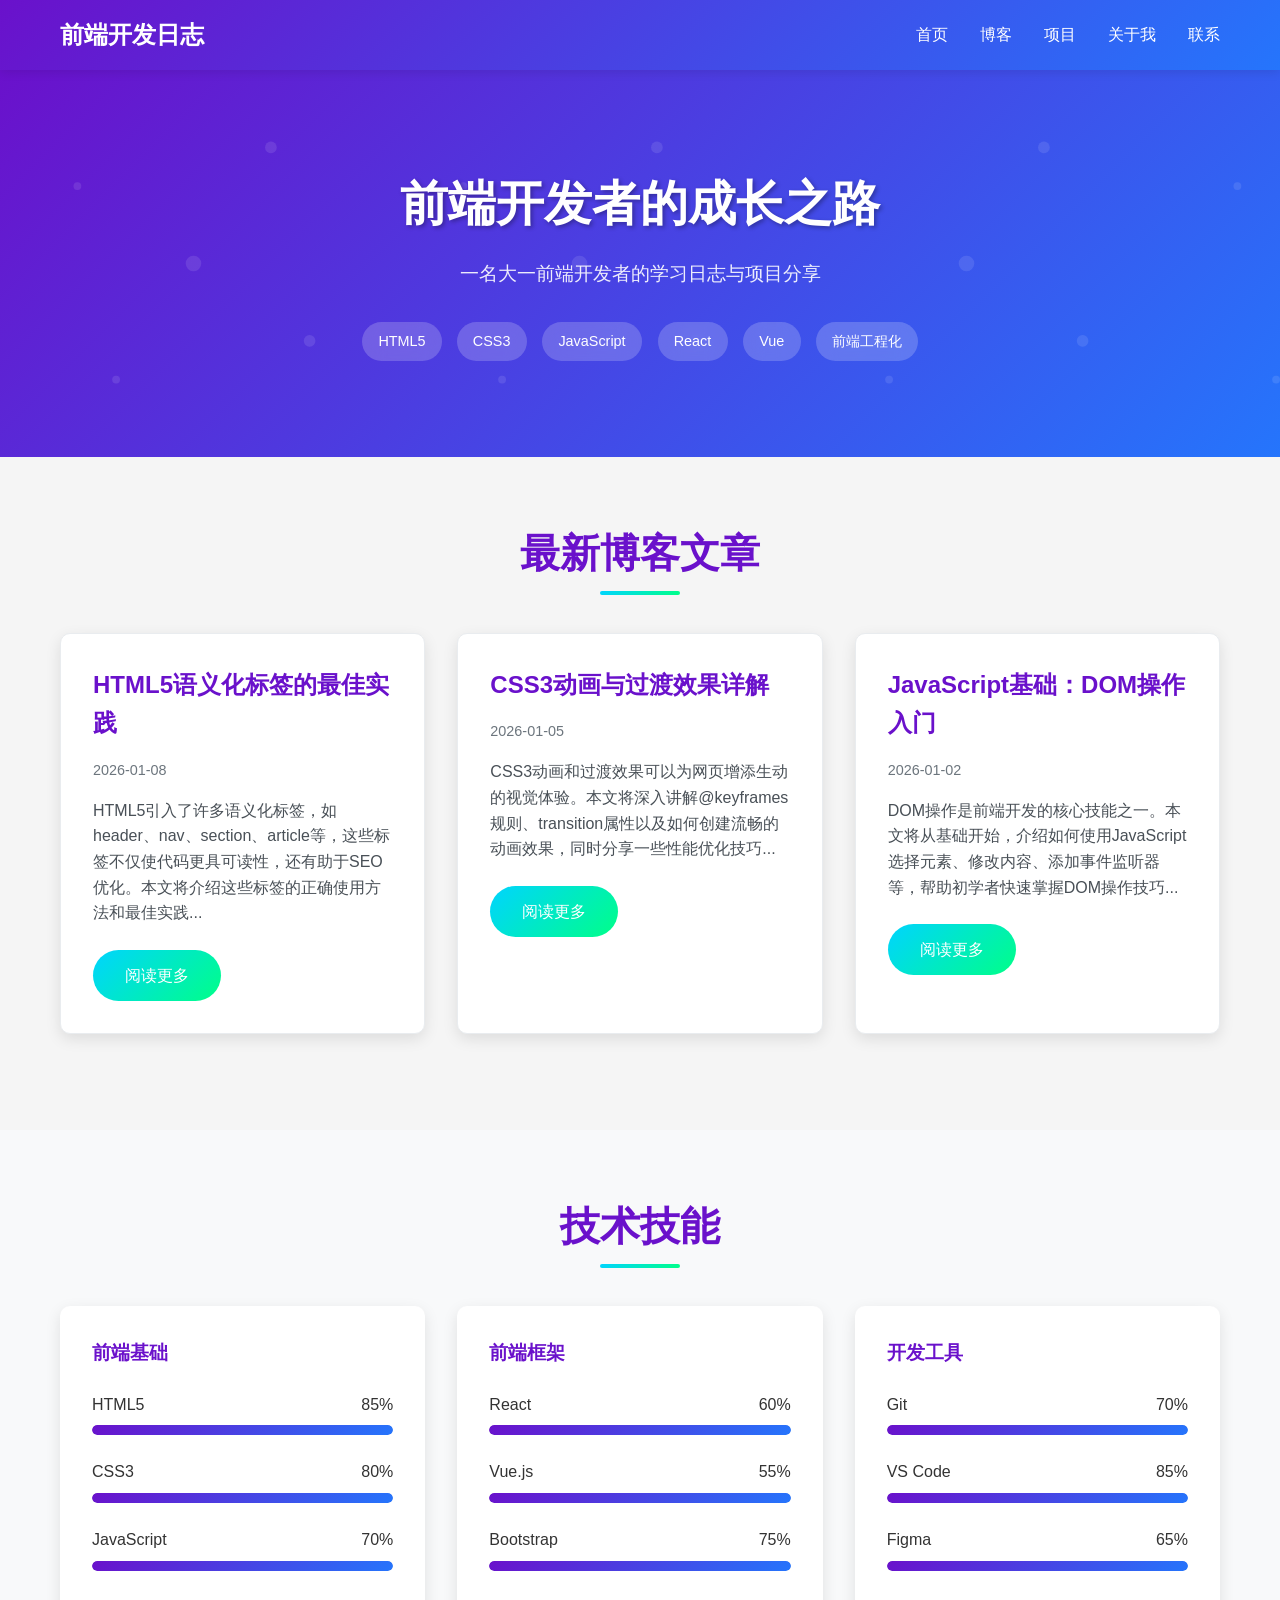
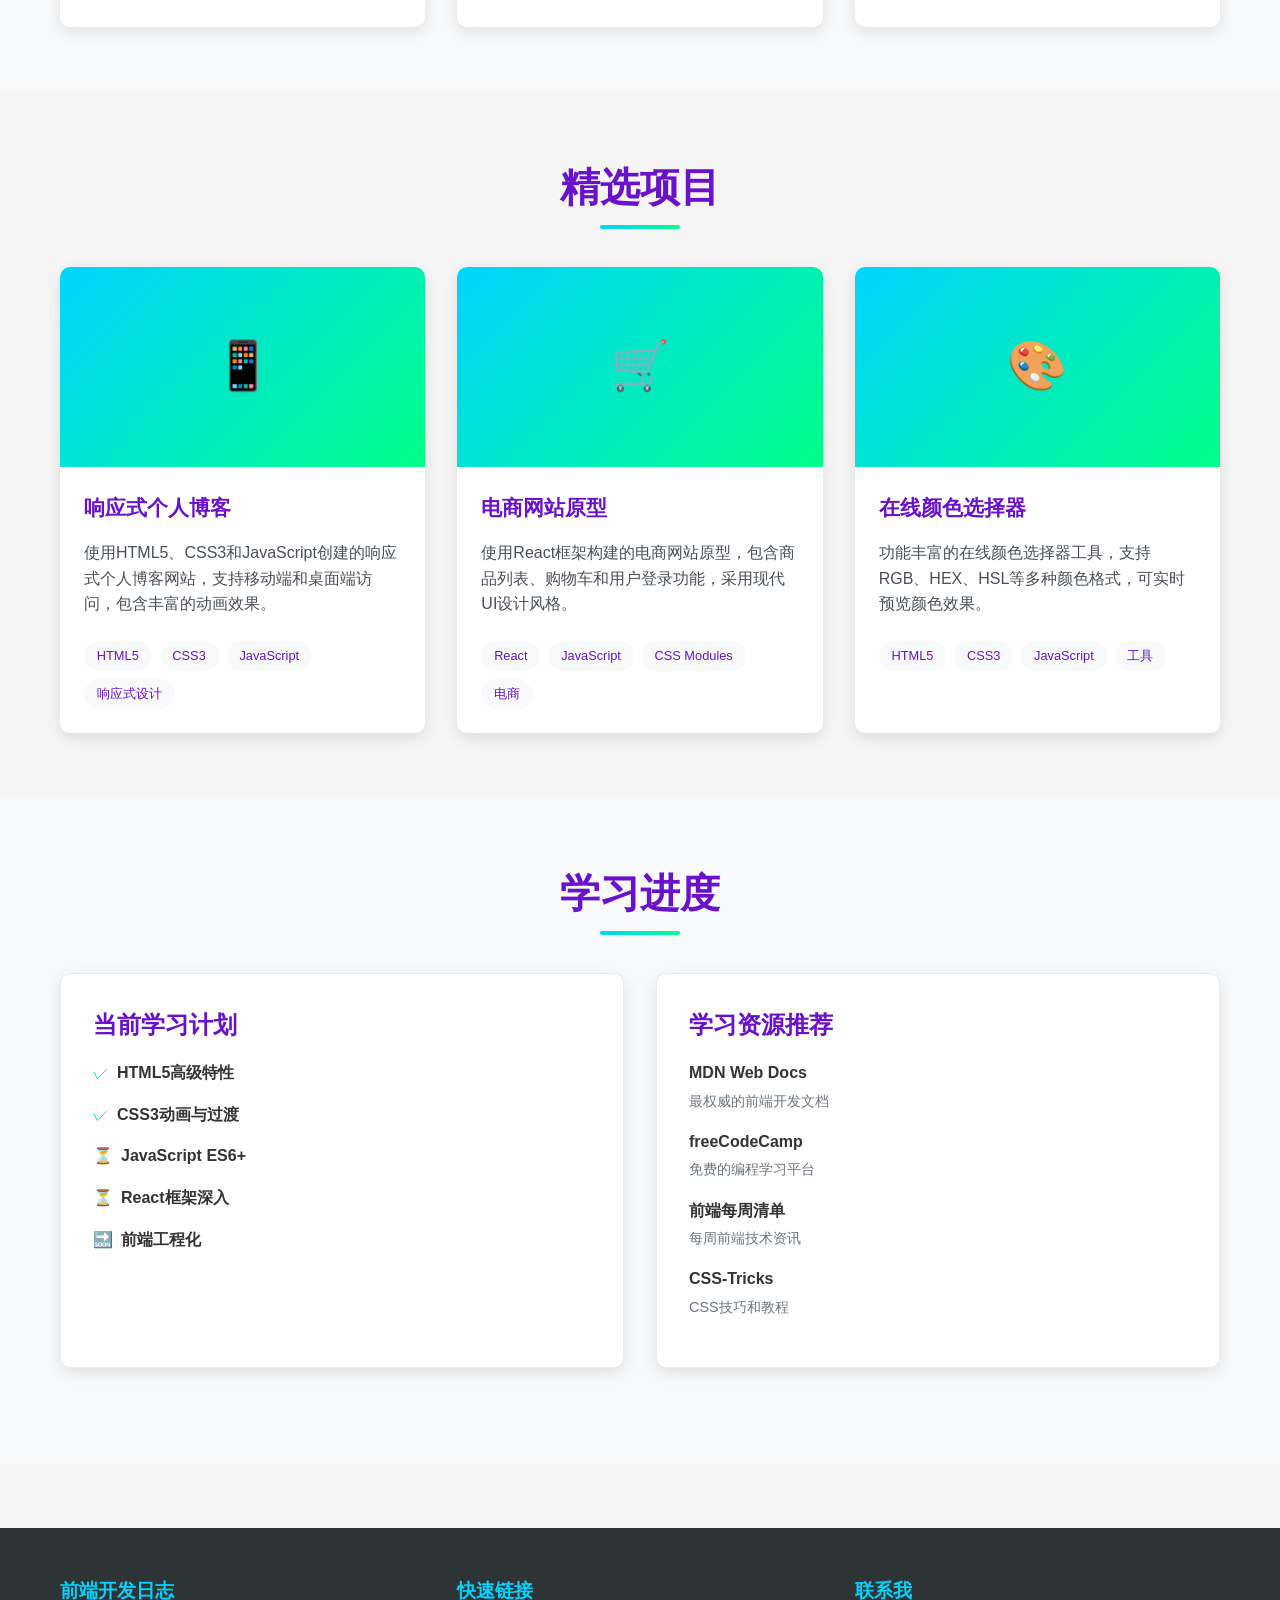
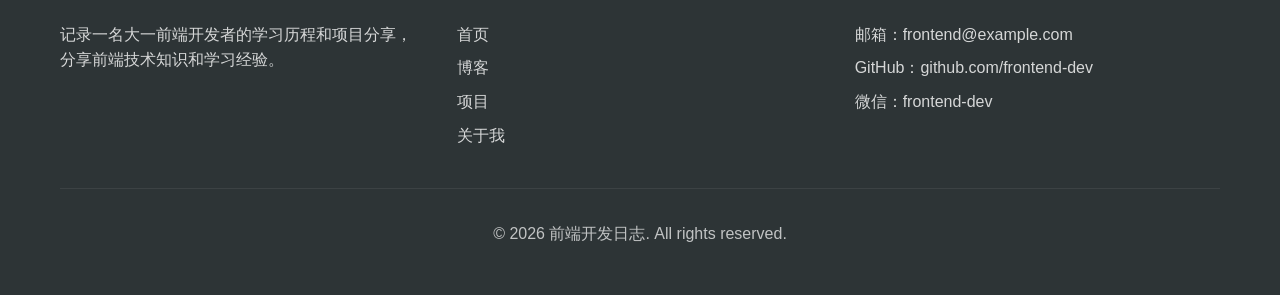
<file: index.html>
<!DOCTYPE html>
<html lang="zh-CN">
<head>
    <meta charset="UTF-8">
    <meta name="viewport" content="width=device-width, initial-scale=1.0">
    <title>前端开发者的成长之路</title>
    <link rel="stylesheet" href="css/style.css">
</head>
<body>
    <!-- 导航栏 -->
    <nav class="navbar">
        <div class="container">
            <a href="index.html" class="logo">前端开发日志</a>
            <ul class="nav-links">
                <li><a href="index.html">首页</a></li>
                <li><a href="blog.html">博客</a></li>
                <li><a href="projects.html">项目</a></li>
                <li><a href="about.html">关于我</a></li>
                <li><a href="contact.html">联系</a></li>
            </ul>
        </div>
    </nav>

    <!-- 横幅 -->
    <header class="banner">
        <div class="container">
            <div class="banner-content">
                <h1>前端开发者的成长之路</h1>
                <p>一名大一前端开发者的学习日志与项目分享</p>
                <div class="banner-tags">
                    <span class="tag">HTML5</span>
                    <span class="tag">CSS3</span>
                    <span class="tag">JavaScript</span>
                    <span class="tag">React</span>
                    <span class="tag">Vue</span>
                    <span class="tag">前端工程化</span>
                </div>
            </div>
        </div>
    </header>

    <!-- 最新博客文章 -->
    <section class="section">
        <div class="container">
            <h2 class="section-title">最新博客文章</h2>
            <div class="grid">
                <div class="card scroll-reveal">
                    <h3 class="card-title">HTML5语义化标签的最佳实践</h3>
                    <p class="card-date">2026-01-08</p>
                    <p class="card-content">HTML5引入了许多语义化标签，如header、nav、section、article等，这些标签不仅使代码更具可读性，还有助于SEO优化。本文将介绍这些标签的正确使用方法和最佳实践...</p>
                    <a href="blog.html" class="btn">阅读更多</a>
                </div>
                <div class="card scroll-reveal">
                    <h3 class="card-title">CSS3动画与过渡效果详解</h3>
                    <p class="card-date">2026-01-05</p>
                    <p class="card-content">CSS3动画和过渡效果可以为网页增添生动的视觉体验。本文将深入讲解@keyframes规则、transition属性以及如何创建流畅的动画效果，同时分享一些性能优化技巧...</p>
                    <a href="blog.html" class="btn">阅读更多</a>
                </div>
                <div class="card scroll-reveal">
                    <h3 class="card-title">JavaScript基础：DOM操作入门</h3>
                    <p class="card-date">2026-01-02</p>
                    <p class="card-content">DOM操作是前端开发的核心技能之一。本文将从基础开始，介绍如何使用JavaScript选择元素、修改内容、添加事件监听器等，帮助初学者快速掌握DOM操作技巧...</p>
                    <a href="blog.html" class="btn">阅读更多</a>
                </div>
            </div>
        </div>
    </section>

    <!-- 技能展示 -->
    <section class="section" style="background-color: #f8f9fa;">
        <div class="container">
            <h2 class="section-title">技术技能</h2>
            <div class="grid">
                <div class="skills scroll-reveal">
                    <h3 style="margin-bottom: 1.5rem; color: var(--primary-color);">前端基础</h3>
                    <div class="skill">
                        <div class="skill-name">
                            <span>HTML5</span>
                            <span>85%</span>
                        </div>
                        <div class="skill-bar">
                            <div class="skill-progress" style="--progress: 85%;"></div>
                        </div>
                    </div>
                    <div class="skill">
                        <div class="skill-name">
                            <span>CSS3</span>
                            <span>80%</span>
                        </div>
                        <div class="skill-bar">
                            <div class="skill-progress" style="--progress: 80%;"></div>
                        </div>
                    </div>
                    <div class="skill">
                        <div class="skill-name">
                            <span>JavaScript</span>
                            <span>70%</span>
                        </div>
                        <div class="skill-bar">
                            <div class="skill-progress" style="--progress: 70%;"></div>
                        </div>
                    </div>
                </div>
                <div class="skills scroll-reveal">
                    <h3 style="margin-bottom: 1.5rem; color: var(--primary-color);">前端框架</h3>
                    <div class="skill">
                        <div class="skill-name">
                            <span>React</span>
                            <span>60%</span>
                        </div>
                        <div class="skill-bar">
                            <div class="skill-progress" style="--progress: 60%;"></div>
                        </div>
                    </div>
                    <div class="skill">
                        <div class="skill-name">
                            <span>Vue.js</span>
                            <span>55%</span>
                        </div>
                        <div class="skill-bar">
                            <div class="skill-progress" style="--progress: 55%;"></div>
                        </div>
                    </div>
                    <div class="skill">
                        <div class="skill-name">
                            <span>Bootstrap</span>
                            <span>75%</span>
                        </div>
                        <div class="skill-bar">
                            <div class="skill-progress" style="--progress: 75%;"></div>
                        </div>
                    </div>
                </div>
                <div class="skills scroll-reveal">
                    <h3 style="margin-bottom: 1.5rem; color: var(--primary-color);">开发工具</h3>
                    <div class="skill">
                        <div class="skill-name">
                            <span>Git</span>
                            <span>70%</span>
                        </div>
                        <div class="skill-bar">
                            <div class="skill-progress" style="--progress: 70%;"></div>
                        </div>
                    </div>
                    <div class="skill">
                        <div class="skill-name">
                            <span>VS Code</span>
                            <span>85%</span>
                        </div>
                        <div class="skill-bar">
                            <div class="skill-progress" style="--progress: 85%;"></div>
                        </div>
                    </div>
                    <div class="skill">
                        <div class="skill-name">
                            <span>Figma</span>
                            <span>65%</span>
                        </div>
                        <div class="skill-bar">
                            <div class="skill-progress" style="--progress: 65%;"></div>
                        </div>
                    </div>
                </div>
            </div>
        </div>
    </section>

    <!-- 项目展示 -->
    <section class="section">
        <div class="container">
            <h2 class="section-title">精选项目</h2>
            <div class="grid">
                <div class="project-card scroll-reveal">
                    <div class="project-image">📱</div>
                    <div class="project-info">
                        <h3 class="project-title">响应式个人博客</h3>
                        <p class="project-description">使用HTML5、CSS3和JavaScript创建的响应式个人博客网站，支持移动端和桌面端访问，包含丰富的动画效果。</p>
                        <div class="project-tags">
                            <span class="project-tag">HTML5</span>
                            <span class="project-tag">CSS3</span>
                            <span class="project-tag">JavaScript</span>
                            <span class="project-tag">响应式设计</span>
                        </div>
                    </div>
                </div>
                <div class="project-card scroll-reveal">
                    <div class="project-image">🛒</div>
                    <div class="project-info">
                        <h3 class="project-title">电商网站原型</h3>
                        <p class="project-description">使用React框架构建的电商网站原型，包含商品列表、购物车和用户登录功能，采用现代UI设计风格。</p>
                        <div class="project-tags">
                            <span class="project-tag">React</span>
                            <span class="project-tag">JavaScript</span>
                            <span class="project-tag">CSS Modules</span>
                            <span class="project-tag">电商</span>
                        </div>
                    </div>
                </div>
                <div class="project-card scroll-reveal">
                    <div class="project-image">🎨</div>
                    <div class="project-info">
                        <h3 class="project-title">在线颜色选择器</h3>
                        <p class="project-description">功能丰富的在线颜色选择器工具，支持RGB、HEX、HSL等多种颜色格式，可实时预览颜色效果。</p>
                        <div class="project-tags">
                            <span class="project-tag">HTML5</span>
                            <span class="project-tag">CSS3</span>
                            <span class="project-tag">JavaScript</span>
                            <span class="project-tag">工具</span>
                        </div>
                    </div>
                </div>
            </div>
        </div>
    </section>

    <!-- 学习进度 -->
    <section class="section" style="background-color: #f8f9fa;">
        <div class="container">
            <h2 class="section-title">学习进度</h2>
            <div class="grid">
                <div class="card scroll-reveal">
                    <h3 class="card-title">当前学习计划</h3>
                    <ul style="list-style: none; padding: 0;">
                        <li style="margin-bottom: 1rem; display: flex; align-items: center;">
                            <span style="color: var(--success-color); margin-right: 0.5rem;">✓</span>
                            <strong>HTML5高级特性</strong>
                        </li>
                        <li style="margin-bottom: 1rem; display: flex; align-items: center;">
                            <span style="color: var(--success-color); margin-right: 0.5rem;">✓</span>
                            <strong>CSS3动画与过渡</strong>
                        </li>
                        <li style="margin-bottom: 1rem; display: flex; align-items: center;">
                            <span style="color: var(--warning-color); margin-right: 0.5rem;">⏳</span>
                            <strong>JavaScript ES6+</strong>
                        </li>
                        <li style="margin-bottom: 1rem; display: flex; align-items: center;">
                            <span style="color: var(--warning-color); margin-right: 0.5rem;">⏳</span>
                            <strong>React框架深入</strong>
                        </li>
                        <li style="margin-bottom: 1rem; display: flex; align-items: center;">
                            <span style="color: var(--danger-color); margin-right: 0.5rem;">🔜</span>
                            <strong>前端工程化</strong>
                        </li>
                    </ul>
                </div>
                <div class="card scroll-reveal">
                    <h3 class="card-title">学习资源推荐</h3>
                    <ul style="list-style: none; padding: 0;">
                        <li style="margin-bottom: 1rem;">
                            <strong>MDN Web Docs</strong>
                            <p style="margin: 0.25rem 0 0 0; font-size: 0.9rem; color: #6c757d;">最权威的前端开发文档</p>
                        </li>
                        <li style="margin-bottom: 1rem;">
                            <strong>freeCodeCamp</strong>
                            <p style="margin: 0.25rem 0 0 0; font-size: 0.9rem; color: #6c757d;">免费的编程学习平台</p>
                        </li>
                        <li style="margin-bottom: 1rem;">
                            <strong>前端每周清单</strong>
                            <p style="margin: 0.25rem 0 0 0; font-size: 0.9rem; color: #6c757d;">每周前端技术资讯</p>
                        </li>
                        <li style="margin-bottom: 1rem;">
                            <strong>CSS-Tricks</strong>
                            <p style="margin: 0.25rem 0 0 0; font-size: 0.9rem; color: #6c757d;">CSS技巧和教程</p>
                        </li>
                    </ul>
                </div>
            </div>
        </div>
    </section>

    <!-- 页脚 -->
    <footer class="footer">
        <div class="container">
            <div class="footer-content">
                <div class="footer-section">
                    <h3>前端开发日志</h3>
                    <p>记录一名大一前端开发者的学习历程和项目分享，分享前端技术知识和学习经验。</p>
                </div>
                <div class="footer-section">
                    <h3>快速链接</h3>
                    <ul>
                        <li><a href="index.html">首页</a></li>
                        <li><a href="blog.html">博客</a></li>
                        <li><a href="projects.html">项目</a></li>
                        <li><a href="about.html">关于我</a></li>
                    </ul>
                </div>
                <div class="footer-section">
                    <h3>联系我</h3>
                    <ul>
                        <li>邮箱：frontend@example.com</li>
                        <li>GitHub：github.com/frontend-dev</li>
                        <li>微信：frontend-dev</li>
                    </ul>
                </div>
            </div>
            <div class="footer-bottom">
                <p>&copy; 2026 前端开发日志. All rights reserved.</p>
            </div>
        </div>
    </footer>

    <!-- JavaScript -->
    <script>
        // 滚动动画
        function revealOnScroll() {
            const reveals = document.querySelectorAll('.scroll-reveal');
            
            for (let i = 0; i < reveals.length; i++) {
                const windowHeight = window.innerHeight;
                const elementTop = reveals[i].getBoundingClientRect().top;
                const elementVisible = 150;
                
                if (elementTop < windowHeight - elementVisible) {
                    reveals[i].classList.add('revealed');
                }
            }
        }
        
        window.addEventListener('scroll', revealOnScroll);
        
        // 页面加载时执行一次
        revealOnScroll();
    </script>
</body>
</html>
</file>
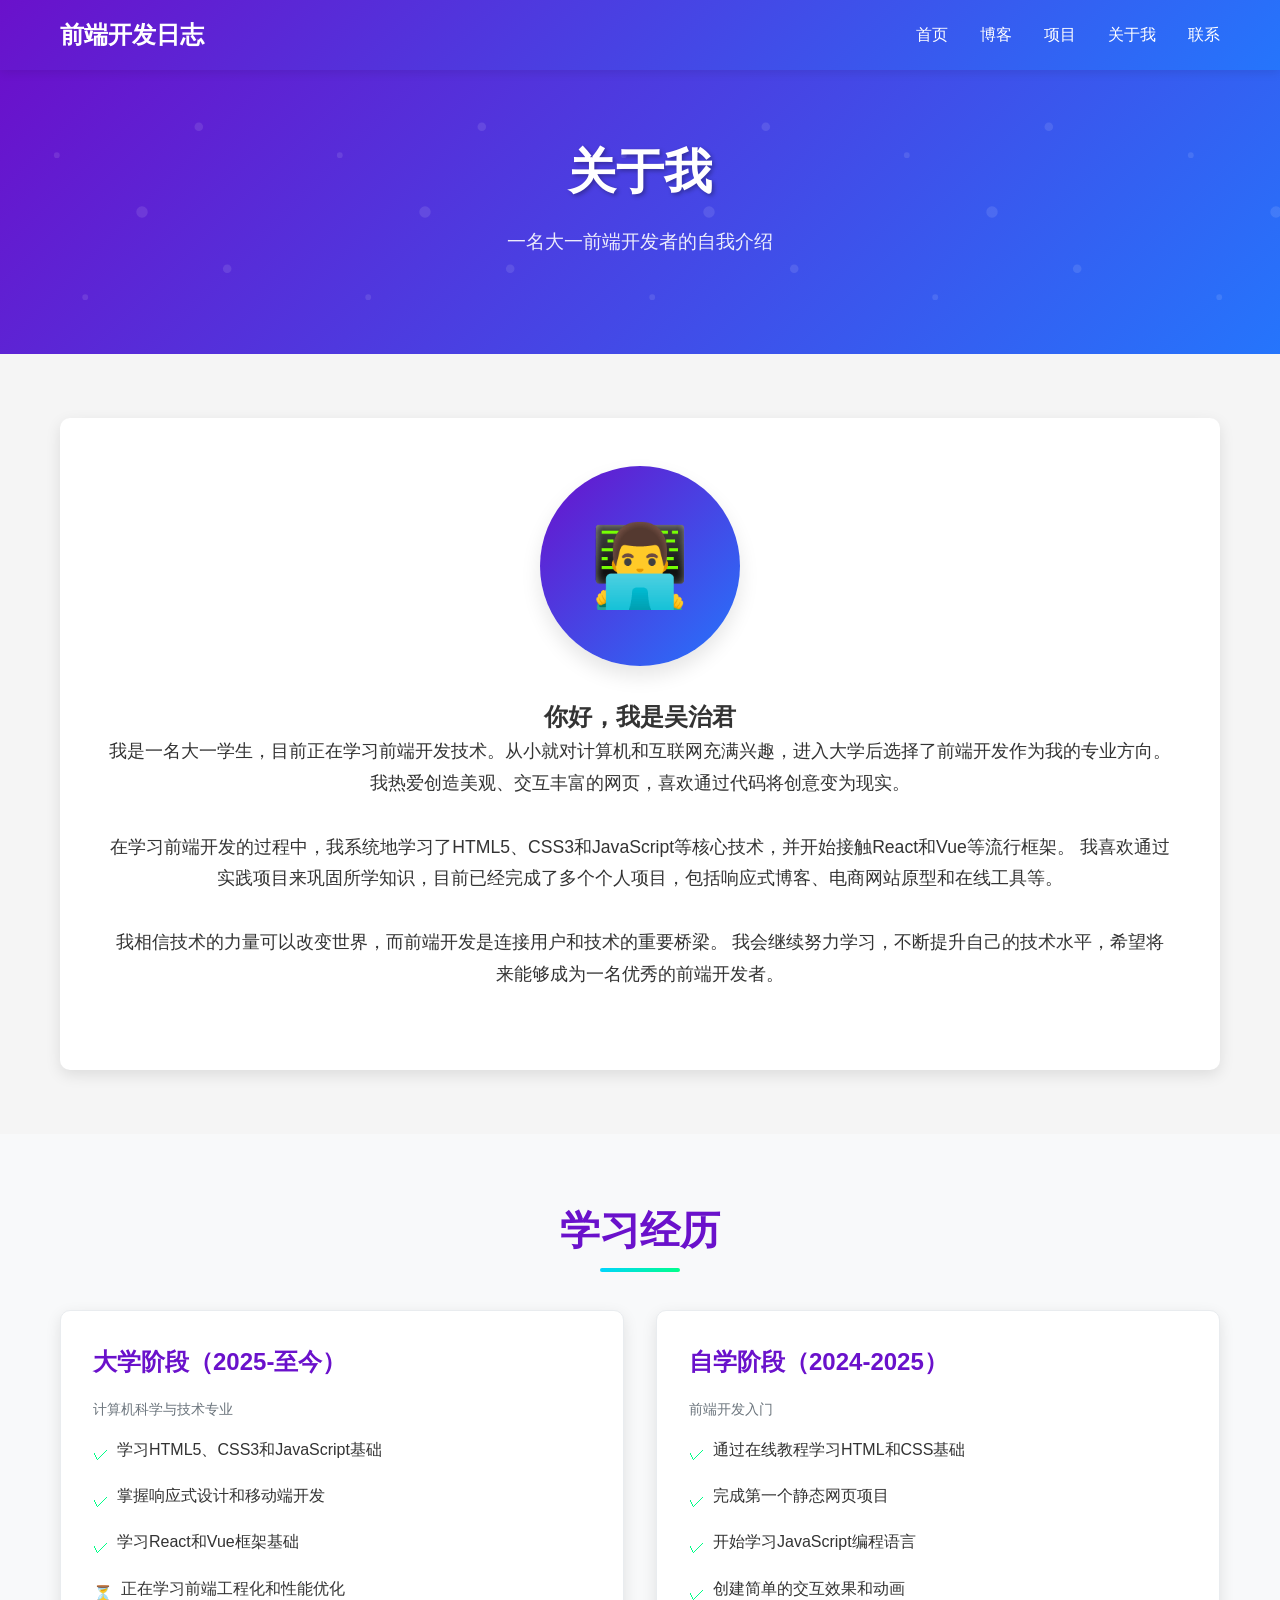
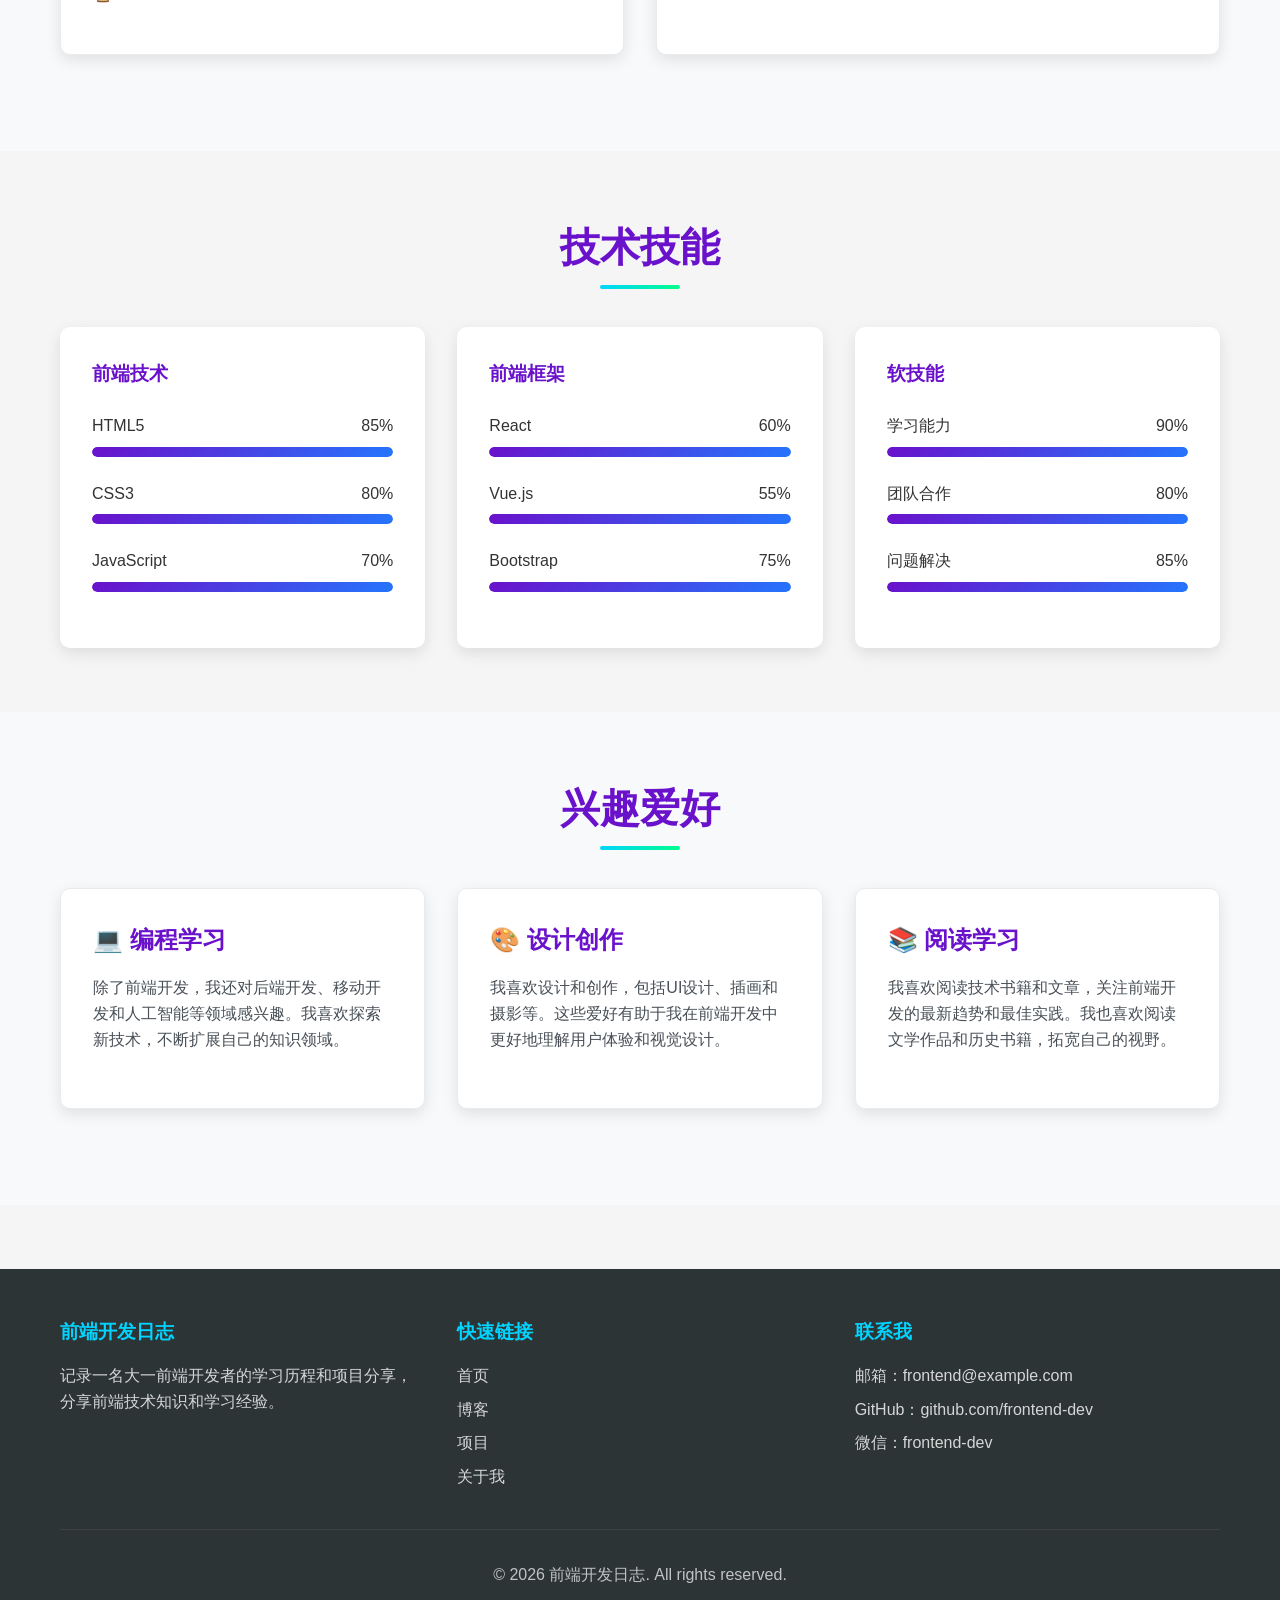
<file: about.html>
<!DOCTYPE html>
<html lang="zh-CN">
<head>
    <meta charset="UTF-8">
    <meta name="viewport" content="width=device-width, initial-scale=1.0">
    <title>关于我 - 前端开发日志</title>
    <link rel="stylesheet" href="css/style.css">
</head>
<body>
    <!-- 导航栏 -->
    <nav class="navbar">
        <div class="container">
            <a href="index.html" class="logo">前端开发日志</a>
            <ul class="nav-links">
                <li><a href="index.html">首页</a></li>
                <li><a href="blog.html">博客</a></li>
                <li><a href="projects.html">项目</a></li>
                <li><a href="about.html">关于我</a></li>
                <li><a href="contact.html">联系</a></li>
            </ul>
        </div>
    </nav>

    <!-- 页面标题 -->
    <header class="banner" style="padding: 4rem 0;">
        <div class="container">
            <div class="banner-content">
                <h1>关于我</h1>
                <p>一名大一前端开发者的自我介绍</p>
            </div>
        </div>
    </header>

    <!-- 个人信息 -->
    <section class="section">
        <div class="container">
            <div class="about-section scroll-reveal">
                <div class="about-content">
                    <div class="about-image">👨‍💻</div>
                    <h2>你好，我是吴治君</h2>
                    <p style="margin-bottom: 2rem; font-size: 1.1rem; line-height: 1.8;">
                        我是一名大一学生，目前正在学习前端开发技术。从小就对计算机和互联网充满兴趣，进入大学后选择了前端开发作为我的专业方向。
                        我热爱创造美观、交互丰富的网页，喜欢通过代码将创意变为现实。
                    </p>
                    <p style="margin-bottom: 2rem; font-size: 1.1rem; line-height: 1.8;">
                        在学习前端开发的过程中，我系统地学习了HTML5、CSS3和JavaScript等核心技术，并开始接触React和Vue等流行框架。
                        我喜欢通过实践项目来巩固所学知识，目前已经完成了多个个人项目，包括响应式博客、电商网站原型和在线工具等。
                    </p>
                    <p style="margin-bottom: 2rem; font-size: 1.1rem; line-height: 1.8;">
                        我相信技术的力量可以改变世界，而前端开发是连接用户和技术的重要桥梁。
                        我会继续努力学习，不断提升自己的技术水平，希望将来能够成为一名优秀的前端开发者。
                    </p>
                </div>
            </div>
        </div>
    </section>

    <!-- 学习经历 -->
    <section class="section" style="background-color: #f8f9fa;">
        <div class="container">
            <h2 class="section-title">学习经历</h2>
            <div class="grid">
                <div class="card scroll-reveal">
                    <h3 class="card-title">大学阶段（2025-至今）</h3>
                    <p class="card-date">计算机科学与技术专业</p>
                    <ul style="list-style: none; padding: 0;">
                        <li style="margin-bottom: 1rem; display: flex; align-items: flex-start;">
                            <span style="color: var(--success-color); margin-right: 0.5rem; margin-top: 0.3rem;">✓</span>
                            <span>学习HTML5、CSS3和JavaScript基础</span>
                        </li>
                        <li style="margin-bottom: 1rem; display: flex; align-items: flex-start;">
                            <span style="color: var(--success-color); margin-right: 0.5rem; margin-top: 0.3rem;">✓</span>
                            <span>掌握响应式设计和移动端开发</span>
                        </li>
                        <li style="margin-bottom: 1rem; display: flex; align-items: flex-start;">
                            <span style="color: var(--success-color); margin-right: 0.5rem; margin-top: 0.3rem;">✓</span>
                            <span>学习React和Vue框架基础</span>
                        </li>
                        <li style="margin-bottom: 1rem; display: flex; align-items: flex-start;">
                            <span style="color: var(--warning-color); margin-right: 0.5rem; margin-top: 0.3rem;">⏳</span>
                            <span>正在学习前端工程化和性能优化</span>
                        </li>
                    </ul>
                </div>
                <div class="card scroll-reveal">
                    <h3 class="card-title">自学阶段（2024-2025）</h3>
                    <p class="card-date">前端开发入门</p>
                    <ul style="list-style: none; padding: 0;">
                        <li style="margin-bottom: 1rem; display: flex; align-items: flex-start;">
                            <span style="color: var(--success-color); margin-right: 0.5rem; margin-top: 0.3rem;">✓</span>
                            <span>通过在线教程学习HTML和CSS基础</span>
                        </li>
                        <li style="margin-bottom: 1rem; display: flex; align-items: flex-start;">
                            <span style="color: var(--success-color); margin-right: 0.5rem; margin-top: 0.3rem;">✓</span>
                            <span>完成第一个静态网页项目</span>
                        </li>
                        <li style="margin-bottom: 1rem; display: flex; align-items: flex-start;">
                            <span style="color: var(--success-color); margin-right: 0.5rem; margin-top: 0.3rem;">✓</span>
                            <span>开始学习JavaScript编程语言</span>
                        </li>
                        <li style="margin-bottom: 1rem; display: flex; align-items: flex-start;">
                            <span style="color: var(--success-color); margin-right: 0.5rem; margin-top: 0.3rem;">✓</span>
                            <span>创建简单的交互效果和动画</span>
                        </li>
                    </ul>
                </div>
            </div>
        </div>
    </section>

    <!-- 技能展示 -->
    <section class="section">
        <div class="container">
            <h2 class="section-title">技术技能</h2>
            <div class="grid">
                <div class="skills scroll-reveal">
                    <h3 style="margin-bottom: 1.5rem; color: var(--primary-color);">前端技术</h3>
                    <div class="skill">
                        <div class="skill-name">
                            <span>HTML5</span>
                            <span>85%</span>
                        </div>
                        <div class="skill-bar">
                            <div class="skill-progress" style="--progress: 85%;"></div>
                        </div>
                    </div>
                    <div class="skill">
                        <div class="skill-name">
                            <span>CSS3</span>
                            <span>80%</span>
                        </div>
                        <div class="skill-bar">
                            <div class="skill-progress" style="--progress: 80%;"></div>
                        </div>
                    </div>
                    <div class="skill">
                        <div class="skill-name">
                            <span>JavaScript</span>
                            <span>70%</span>
                        </div>
                        <div class="skill-bar">
                            <div class="skill-progress" style="--progress: 70%;"></div>
                        </div>
                    </div>
                </div>
                <div class="skills scroll-reveal">
                    <h3 style="margin-bottom: 1.5rem; color: var(--primary-color);">前端框架</h3>
                    <div class="skill">
                        <div class="skill-name">
                            <span>React</span>
                            <span>60%</span>
                        </div>
                        <div class="skill-bar">
                            <div class="skill-progress" style="--progress: 60%;"></div>
                        </div>
                    </div>
                    <div class="skill">
                        <div class="skill-name">
                            <span>Vue.js</span>
                            <span>55%</span>
                        </div>
                        <div class="skill-bar">
                            <div class="skill-progress" style="--progress: 55%;"></div>
                        </div>
                    </div>
                    <div class="skill">
                        <div class="skill-name">
                            <span>Bootstrap</span>
                            <span>75%</span>
                        </div>
                        <div class="skill-bar">
                            <div class="skill-progress" style="--progress: 75%;"></div>
                        </div>
                    </div>
                </div>
                <div class="skills scroll-reveal">
                    <h3 style="margin-bottom: 1.5rem; color: var(--primary-color);">软技能</h3>
                    <div class="skill">
                        <div class="skill-name">
                            <span>学习能力</span>
                            <span>90%</span>
                        </div>
                        <div class="skill-bar">
                            <div class="skill-progress" style="--progress: 90%;"></div>
                        </div>
                    </div>
                    <div class="skill">
                        <div class="skill-name">
                            <span>团队合作</span>
                            <span>80%</span>
                        </div>
                        <div class="skill-bar">
                            <div class="skill-progress" style="--progress: 80%;"></div>
                        </div>
                    </div>
                    <div class="skill">
                        <div class="skill-name">
                            <span>问题解决</span>
                            <span>85%</span>
                        </div>
                        <div class="skill-bar">
                            <div class="skill-progress" style="--progress: 85%;"></div>
                        </div>
                    </div>
                </div>
            </div>
        </div>
    </section>

    <!-- 兴趣爱好 -->
    <section class="section" style="background-color: #f8f9fa;">
        <div class="container">
            <h2 class="section-title">兴趣爱好</h2>
            <div class="grid">
                <div class="card scroll-reveal">
                    <h3 class="card-title">💻 编程学习</h3>
                    <p class="card-content">除了前端开发，我还对后端开发、移动开发和人工智能等领域感兴趣。我喜欢探索新技术，不断扩展自己的知识领域。</p>
                </div>
                <div class="card scroll-reveal">
                    <h3 class="card-title">🎨 设计创作</h3>
                    <p class="card-content">我喜欢设计和创作，包括UI设计、插画和摄影等。这些爱好有助于我在前端开发中更好地理解用户体验和视觉设计。</p>
                </div>
                <div class="card scroll-reveal">
                    <h3 class="card-title">📚 阅读学习</h3>
                    <p class="card-content">我喜欢阅读技术书籍和文章，关注前端开发的最新趋势和最佳实践。我也喜欢阅读文学作品和历史书籍，拓宽自己的视野。</p>
                </div>
            </div>
        </div>
    </section>

    <!-- 页脚 -->
    <footer class="footer">
        <div class="container">
            <div class="footer-content">
                <div class="footer-section">
                    <h3>前端开发日志</h3>
                    <p>记录一名大一前端开发者的学习历程和项目分享，分享前端技术知识和学习经验。</p>
                </div>
                <div class="footer-section">
                    <h3>快速链接</h3>
                    <ul>
                        <li><a href="index.html">首页</a></li>
                        <li><a href="blog.html">博客</a></li>
                        <li><a href="projects.html">项目</a></li>
                        <li><a href="about.html">关于我</a></li>
                    </ul>
                </div>
                <div class="footer-section">
                    <h3>联系我</h3>
                    <ul>
                        <li>邮箱：frontend@example.com</li>
                        <li>GitHub：github.com/frontend-dev</li>
                        <li>微信：frontend-dev</li>
                    </ul>
                </div>
            </div>
            <div class="footer-bottom">
                <p>&copy; 2026 前端开发日志. All rights reserved.</p>
            </div>
        </div>
    </footer>

    <!-- JavaScript -->
    <script>
        // 滚动动画
        function revealOnScroll() {
            const reveals = document.querySelectorAll('.scroll-reveal');
            
            for (let i = 0; i < reveals.length; i++) {
                const windowHeight = window.innerHeight;
                const elementTop = reveals[i].getBoundingClientRect().top;
                const elementVisible = 150;
                
                if (elementTop < windowHeight - elementVisible) {
                    reveals[i].classList.add('revealed');
                }
            }
        }
        
        window.addEventListener('scroll', revealOnScroll);
        
        // 页面加载时执行一次
        revealOnScroll();
    </script>
</body>
</html>
</file>
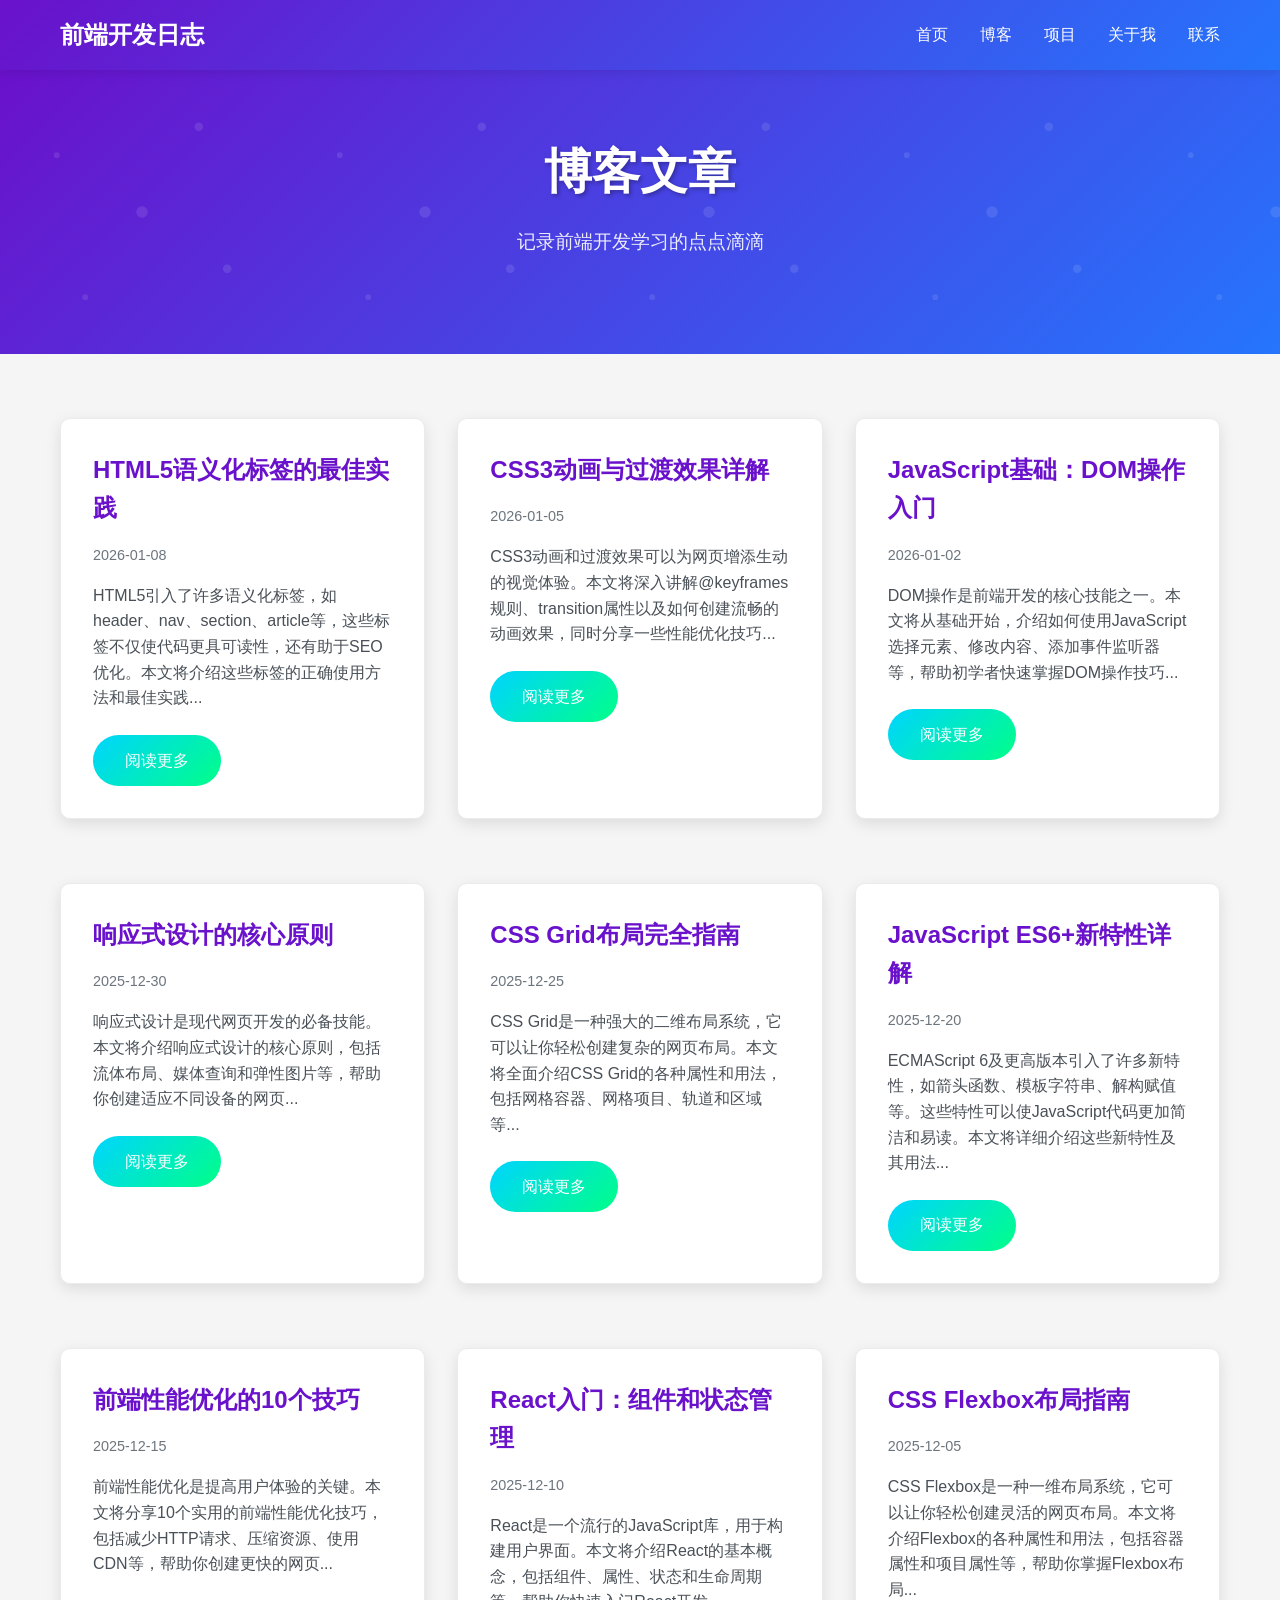
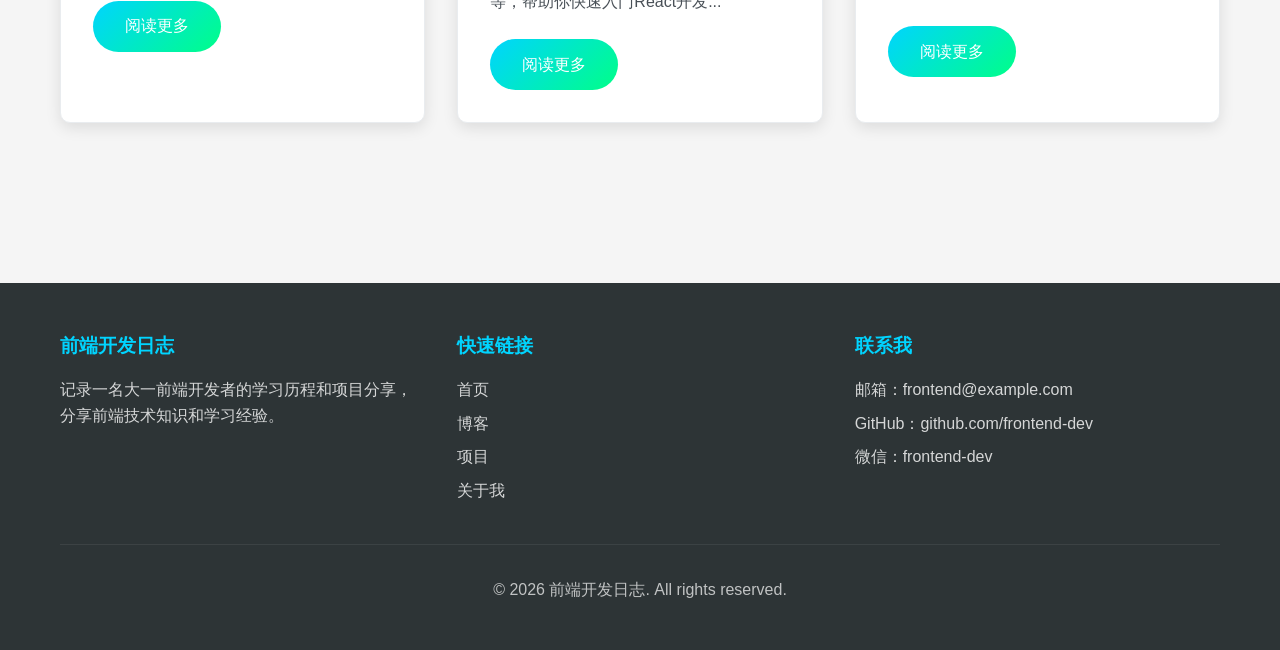
<file: blog.html>
<!DOCTYPE html>
<html lang="zh-CN">
<head>
    <meta charset="UTF-8">
    <meta name="viewport" content="width=device-width, initial-scale=1.0">
    <title>博客文章 - 前端开发日志</title>
    <link rel="stylesheet" href="css/style.css">
</head>
<body>
    <!-- 导航栏 -->
    <nav class="navbar">
        <div class="container">
            <a href="index.html" class="logo">前端开发日志</a>
            <ul class="nav-links">
                <li><a href="index.html">首页</a></li>
                <li><a href="blog.html">博客</a></li>
                <li><a href="projects.html">项目</a></li>
                <li><a href="about.html">关于我</a></li>
                <li><a href="contact.html">联系</a></li>
            </ul>
        </div>
    </nav>

    <!-- 页面标题 -->
    <header class="banner" style="padding: 4rem 0;">
        <div class="container">
            <div class="banner-content">
                <h1>博客文章</h1>
                <p>记录前端开发学习的点点滴滴</p>
            </div>
        </div>
    </header>

    <!-- 博客文章列表 -->
    <section class="section">
        <div class="container">
            <div class="grid">
                <div class="card scroll-reveal">
                    <h3 class="card-title">HTML5语义化标签的最佳实践</h3>
                    <p class="card-date">2026-01-08</p>
                    <p class="card-content">HTML5引入了许多语义化标签，如header、nav、section、article等，这些标签不仅使代码更具可读性，还有助于SEO优化。本文将介绍这些标签的正确使用方法和最佳实践...</p>
                    <a href="#" class="btn">阅读更多</a>
                </div>
                <div class="card scroll-reveal">
                    <h3 class="card-title">CSS3动画与过渡效果详解</h3>
                    <p class="card-date">2026-01-05</p>
                    <p class="card-content">CSS3动画和过渡效果可以为网页增添生动的视觉体验。本文将深入讲解@keyframes规则、transition属性以及如何创建流畅的动画效果，同时分享一些性能优化技巧...</p>
                    <a href="#" class="btn">阅读更多</a>
                </div>
                <div class="card scroll-reveal">
                    <h3 class="card-title">JavaScript基础：DOM操作入门</h3>
                    <p class="card-date">2026-01-02</p>
                    <p class="card-content">DOM操作是前端开发的核心技能之一。本文将从基础开始，介绍如何使用JavaScript选择元素、修改内容、添加事件监听器等，帮助初学者快速掌握DOM操作技巧...</p>
                    <a href="#" class="btn">阅读更多</a>
                </div>
                <div class="card scroll-reveal">
                    <h3 class="card-title">响应式设计的核心原则</h3>
                    <p class="card-date">2025-12-30</p>
                    <p class="card-content">响应式设计是现代网页开发的必备技能。本文将介绍响应式设计的核心原则，包括流体布局、媒体查询和弹性图片等，帮助你创建适应不同设备的网页...</p>
                    <a href="#" class="btn">阅读更多</a>
                </div>
                <div class="card scroll-reveal">
                    <h3 class="card-title">CSS Grid布局完全指南</h3>
                    <p class="card-date">2025-12-25</p>
                    <p class="card-content">CSS Grid是一种强大的二维布局系统，它可以让你轻松创建复杂的网页布局。本文将全面介绍CSS Grid的各种属性和用法，包括网格容器、网格项目、轨道和区域等...</p>
                    <a href="#" class="btn">阅读更多</a>
                </div>
                <div class="card scroll-reveal">
                    <h3 class="card-title">JavaScript ES6+新特性详解</h3>
                    <p class="card-date">2025-12-20</p>
                    <p class="card-content">ECMAScript 6及更高版本引入了许多新特性，如箭头函数、模板字符串、解构赋值等。这些特性可以使JavaScript代码更加简洁和易读。本文将详细介绍这些新特性及其用法...</p>
                    <a href="#" class="btn">阅读更多</a>
                </div>
                <div class="card scroll-reveal">
                    <h3 class="card-title">前端性能优化的10个技巧</h3>
                    <p class="card-date">2025-12-15</p>
                    <p class="card-content">前端性能优化是提高用户体验的关键。本文将分享10个实用的前端性能优化技巧，包括减少HTTP请求、压缩资源、使用CDN等，帮助你创建更快的网页...</p>
                    <a href="#" class="btn">阅读更多</a>
                </div>
                <div class="card scroll-reveal">
                    <h3 class="card-title">React入门：组件和状态管理</h3>
                    <p class="card-date">2025-12-10</p>
                    <p class="card-content">React是一个流行的JavaScript库，用于构建用户界面。本文将介绍React的基本概念，包括组件、属性、状态和生命周期等，帮助你快速入门React开发...</p>
                    <a href="#" class="btn">阅读更多</a>
                </div>
                <div class="card scroll-reveal">
                    <h3 class="card-title">CSS Flexbox布局指南</h3>
                    <p class="card-date">2025-12-05</p>
                    <p class="card-content">CSS Flexbox是一种一维布局系统，它可以让你轻松创建灵活的网页布局。本文将介绍Flexbox的各种属性和用法，包括容器属性和项目属性等，帮助你掌握Flexbox布局...</p>
                    <a href="#" class="btn">阅读更多</a>
                </div>
            </div>
        </div>
    </section>

    <!-- 页脚 -->
    <footer class="footer">
        <div class="container">
            <div class="footer-content">
                <div class="footer-section">
                    <h3>前端开发日志</h3>
                    <p>记录一名大一前端开发者的学习历程和项目分享，分享前端技术知识和学习经验。</p>
                </div>
                <div class="footer-section">
                    <h3>快速链接</h3>
                    <ul>
                        <li><a href="index.html">首页</a></li>
                        <li><a href="blog.html">博客</a></li>
                        <li><a href="projects.html">项目</a></li>
                        <li><a href="about.html">关于我</a></li>
                    </ul>
                </div>
                <div class="footer-section">
                    <h3>联系我</h3>
                    <ul>
                        <li>邮箱：frontend@example.com</li>
                        <li>GitHub：github.com/frontend-dev</li>
                        <li>微信：frontend-dev</li>
                    </ul>
                </div>
            </div>
            <div class="footer-bottom">
                <p>&copy; 2026 前端开发日志. All rights reserved.</p>
            </div>
        </div>
    </footer>

    <!-- JavaScript -->
    <script>
        // 滚动动画
        function revealOnScroll() {
            const reveals = document.querySelectorAll('.scroll-reveal');
            
            for (let i = 0; i < reveals.length; i++) {
                const windowHeight = window.innerHeight;
                const elementTop = reveals[i].getBoundingClientRect().top;
                const elementVisible = 150;
                
                if (elementTop < windowHeight - elementVisible) {
                    reveals[i].classList.add('revealed');
                }
            }
        }
        
        window.addEventListener('scroll', revealOnScroll);
        
        // 页面加载时执行一次
        revealOnScroll();
    </script>
</body>
</html>
</file>
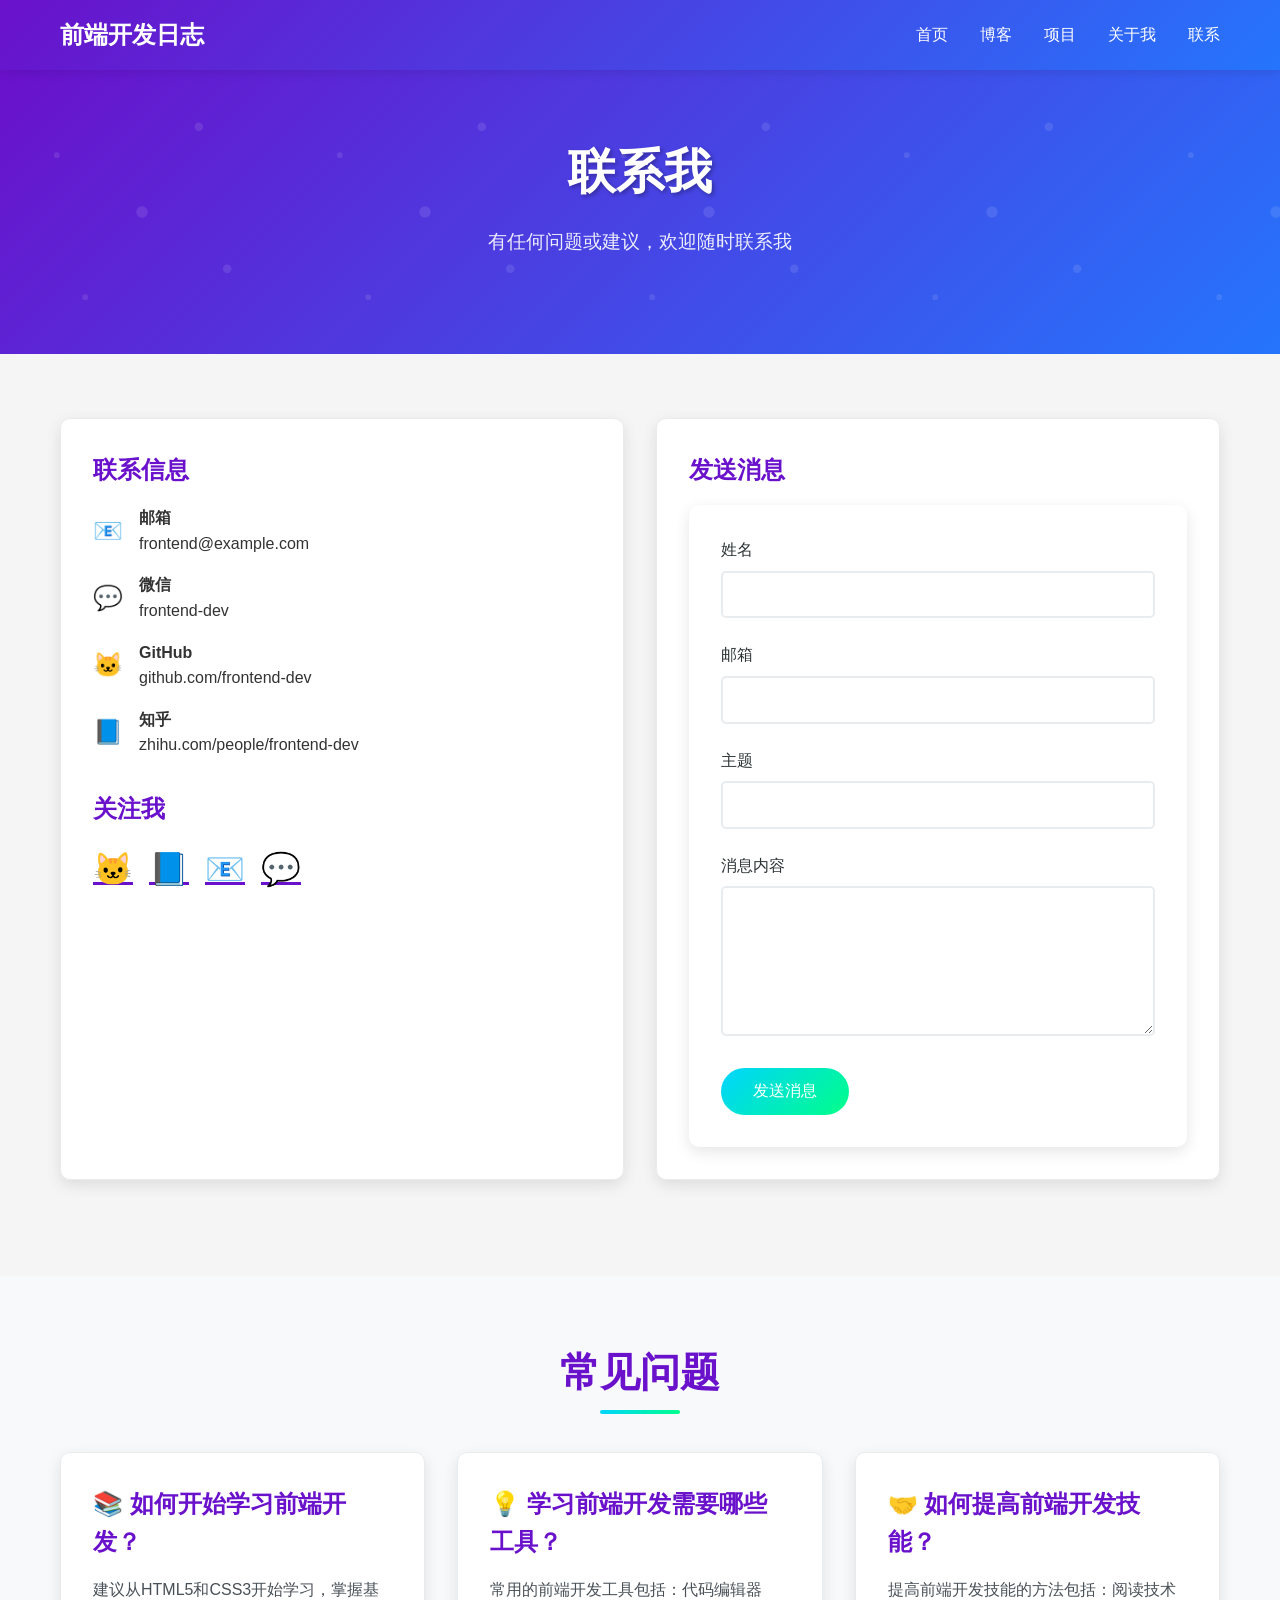
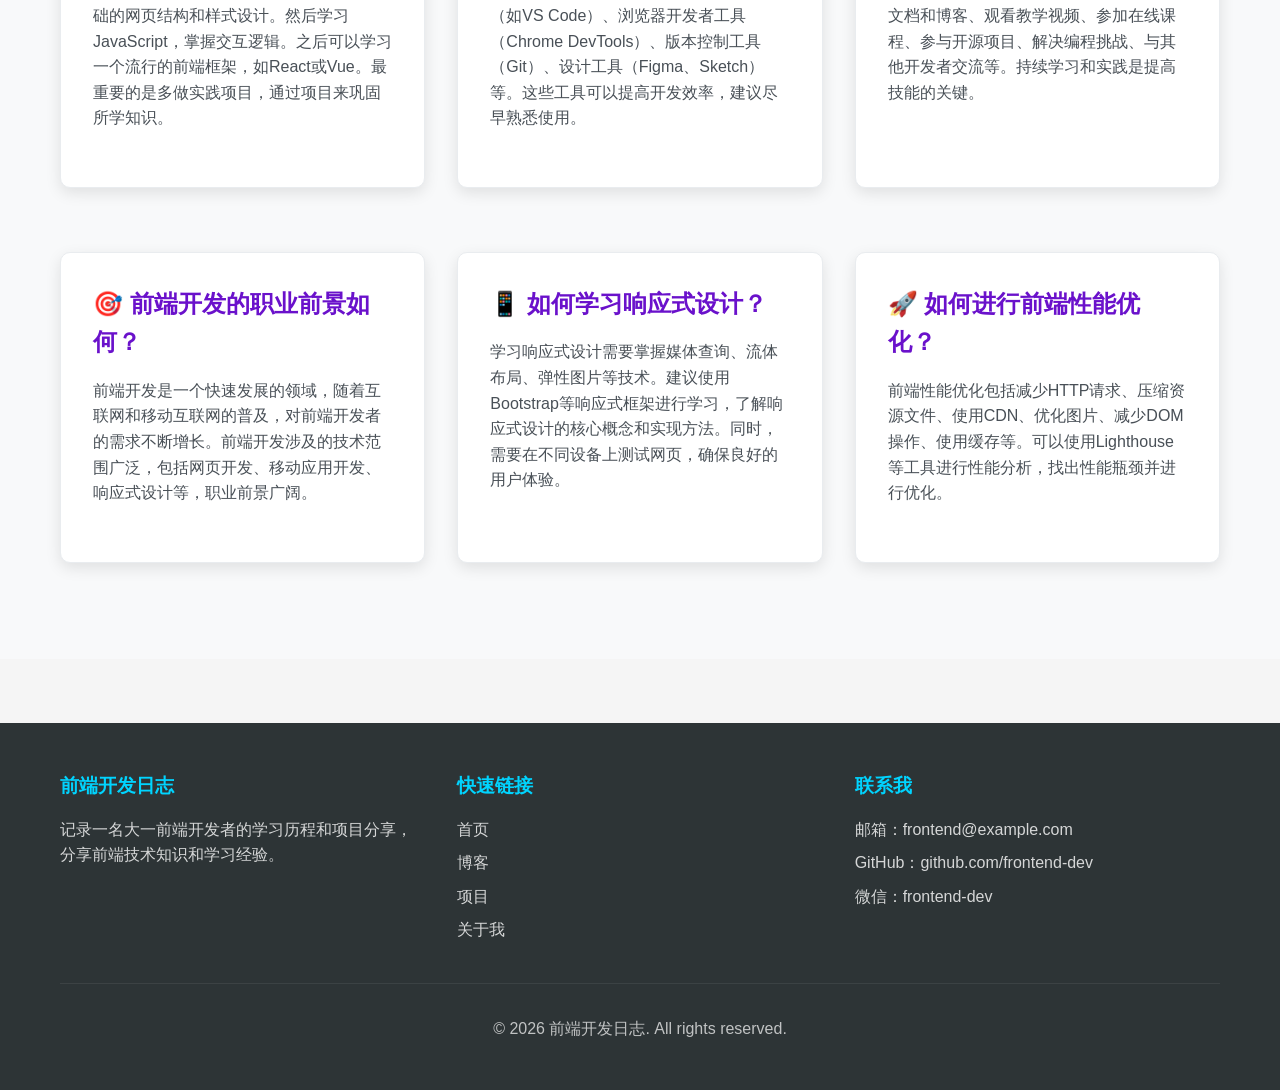
<file: contact.html>
<!DOCTYPE html>
<html lang="zh-CN">
<head>
    <meta charset="UTF-8">
    <meta name="viewport" content="width=device-width, initial-scale=1.0">
    <title>联系我 - 前端开发日志</title>
    <link rel="stylesheet" href="css/style.css">
</head>
<body>
    <!-- 导航栏 -->
    <nav class="navbar">
        <div class="container">
            <a href="index.html" class="logo">前端开发日志</a>
            <ul class="nav-links">
                <li><a href="index.html">首页</a></li>
                <li><a href="blog.html">博客</a></li>
                <li><a href="projects.html">项目</a></li>
                <li><a href="about.html">关于我</a></li>
                <li><a href="contact.html">联系</a></li>
            </ul>
        </div>
    </nav>

    <!-- 页面标题 -->
    <header class="banner" style="padding: 4rem 0;">
        <div class="container">
            <div class="banner-content">
                <h1>联系我</h1>
                <p>有任何问题或建议，欢迎随时联系我</p>
            </div>
        </div>
    </header>

    <!-- 联系信息和表单 -->
    <section class="section">
        <div class="container">
            <div class="grid">
                <div class="card scroll-reveal">
                    <h3 class="card-title">联系信息</h3>
                    <div style="margin-bottom: 2rem;">
                        <div style="margin-bottom: 1rem; display: flex; align-items: center;">
                            <span style="font-size: 1.5rem; margin-right: 1rem; color: var(--primary-color);">📧</span>
                            <div>
                                <strong>邮箱</strong>
                                <p>frontend@example.com</p>
                            </div>
                        </div>
                        <div style="margin-bottom: 1rem; display: flex; align-items: center;">
                            <span style="font-size: 1.5rem; margin-right: 1rem; color: var(--primary-color);">💬</span>
                            <div>
                                <strong>微信</strong>
                                <p>frontend-dev</p>
                            </div>
                        </div>
                        <div style="margin-bottom: 1rem; display: flex; align-items: center;">
                            <span style="font-size: 1.5rem; margin-right: 1rem; color: var(--primary-color);">🐱</span>
                            <div>
                                <strong>GitHub</strong>
                                <p>github.com/frontend-dev</p>
                            </div>
                        </div>
                        <div style="margin-bottom: 1rem; display: flex; align-items: center;">
                            <span style="font-size: 1.5rem; margin-right: 1rem; color: var(--primary-color);">📘</span>
                            <div>
                                <strong>知乎</strong>
                                <p>zhihu.com/people/frontend-dev</p>
                            </div>
                        </div>
                    </div>
                    <h3 class="card-title">关注我</h3>
                    <div style="display: flex; gap: 1rem;">
                        <a href="#" style="font-size: 2rem; color: var(--primary-color); transition: all 0.3s ease;">🐱</a>
                        <a href="#" style="font-size: 2rem; color: var(--primary-color); transition: all 0.3s ease;">📘</a>
                        <a href="#" style="font-size: 2rem; color: var(--primary-color); transition: all 0.3s ease;">📧</a>
                        <a href="#" style="font-size: 2rem; color: var(--primary-color); transition: all 0.3s ease;">💬</a>
                    </div>
                </div>
                <div class="card scroll-reveal">
                    <h3 class="card-title">发送消息</h3>
                    <form class="contact-form">
                        <div class="form-group">
                            <label for="name">姓名</label>
                            <input type="text" id="name" name="name" required>
                        </div>
                        <div class="form-group">
                            <label for="email">邮箱</label>
                            <input type="email" id="email" name="email" required>
                        </div>
                        <div class="form-group">
                            <label for="subject">主题</label>
                            <input type="text" id="subject" name="subject" required>
                        </div>
                        <div class="form-group">
                            <label for="message">消息内容</label>
                            <textarea id="message" name="message" required></textarea>
                        </div>
                        <button type="submit" class="btn">发送消息</button>
                    </form>
                </div>
            </div>
        </div>
    </section>

    <!-- FAQ部分 -->
    <section class="section" style="background-color: #f8f9fa;">
        <div class="container">
            <h2 class="section-title">常见问题</h2>
            <div class="grid">
                <div class="card scroll-reveal">
                    <h3 class="card-title">📚 如何开始学习前端开发？</h3>
                    <p class="card-content">建议从HTML5和CSS3开始学习，掌握基础的网页结构和样式设计。然后学习JavaScript，掌握交互逻辑。之后可以学习一个流行的前端框架，如React或Vue。最重要的是多做实践项目，通过项目来巩固所学知识。</p>
                </div>
                <div class="card scroll-reveal">
                    <h3 class="card-title">💡 学习前端开发需要哪些工具？</h3>
                    <p class="card-content">常用的前端开发工具包括：代码编辑器（如VS Code）、浏览器开发者工具（Chrome DevTools）、版本控制工具（Git）、设计工具（Figma、Sketch）等。这些工具可以提高开发效率，建议尽早熟悉使用。</p>
                </div>
                <div class="card scroll-reveal">
                    <h3 class="card-title">🤝 如何提高前端开发技能？</h3>
                    <p class="card-content">提高前端开发技能的方法包括：阅读技术文档和博客、观看教学视频、参加在线课程、参与开源项目、解决编程挑战、与其他开发者交流等。持续学习和实践是提高技能的关键。</p>
                </div>
                <div class="card scroll-reveal">
                    <h3 class="card-title">🎯 前端开发的职业前景如何？</h3>
                    <p class="card-content">前端开发是一个快速发展的领域，随着互联网和移动互联网的普及，对前端开发者的需求不断增长。前端开发涉及的技术范围广泛，包括网页开发、移动应用开发、响应式设计等，职业前景广阔。</p>
                </div>
                <div class="card scroll-reveal">
                    <h3 class="card-title">📱 如何学习响应式设计？</h3>
                    <p class="card-content">学习响应式设计需要掌握媒体查询、流体布局、弹性图片等技术。建议使用Bootstrap等响应式框架进行学习，了解响应式设计的核心概念和实现方法。同时，需要在不同设备上测试网页，确保良好的用户体验。</p>
                </div>
                <div class="card scroll-reveal">
                    <h3 class="card-title">🚀 如何进行前端性能优化？</h3>
                    <p class="card-content">前端性能优化包括减少HTTP请求、压缩资源文件、使用CDN、优化图片、减少DOM操作、使用缓存等。可以使用Lighthouse等工具进行性能分析，找出性能瓶颈并进行优化。</p>
                </div>
            </div>
        </div>
    </section>

    <!-- 页脚 -->
    <footer class="footer">
        <div class="container">
            <div class="footer-content">
                <div class="footer-section">
                    <h3>前端开发日志</h3>
                    <p>记录一名大一前端开发者的学习历程和项目分享，分享前端技术知识和学习经验。</p>
                </div>
                <div class="footer-section">
                    <h3>快速链接</h3>
                    <ul>
                        <li><a href="index.html">首页</a></li>
                        <li><a href="blog.html">博客</a></li>
                        <li><a href="projects.html">项目</a></li>
                        <li><a href="about.html">关于我</a></li>
                    </ul>
                </div>
                <div class="footer-section">
                    <h3>联系我</h3>
                    <ul>
                        <li>邮箱：frontend@example.com</li>
                        <li>GitHub：github.com/frontend-dev</li>
                        <li>微信：frontend-dev</li>
                    </ul>
                </div>
            </div>
            <div class="footer-bottom">
                <p>&copy; 2026 前端开发日志. All rights reserved.</p>
            </div>
        </div>
    </footer>

    <!-- JavaScript -->
    <script>
        // 滚动动画
        function revealOnScroll() {
            const reveals = document.querySelectorAll('.scroll-reveal');
            
            for (let i = 0; i < reveals.length; i++) {
                const windowHeight = window.innerHeight;
                const elementTop = reveals[i].getBoundingClientRect().top;
                const elementVisible = 150;
                
                if (elementTop < windowHeight - elementVisible) {
                    reveals[i].classList.add('revealed');
                }
            }
        }
        
        window.addEventListener('scroll', revealOnScroll);
        
        // 页面加载时执行一次
        revealOnScroll();
        
        // 表单提交处理
        document.querySelector('.contact-form').addEventListener('submit', function(e) {
            e.preventDefault();
            
            // 这里可以添加表单提交逻辑
            alert('消息发送成功！我会尽快回复您。');
            this.reset();
        });
    </script>
</body>
</html>
</file>
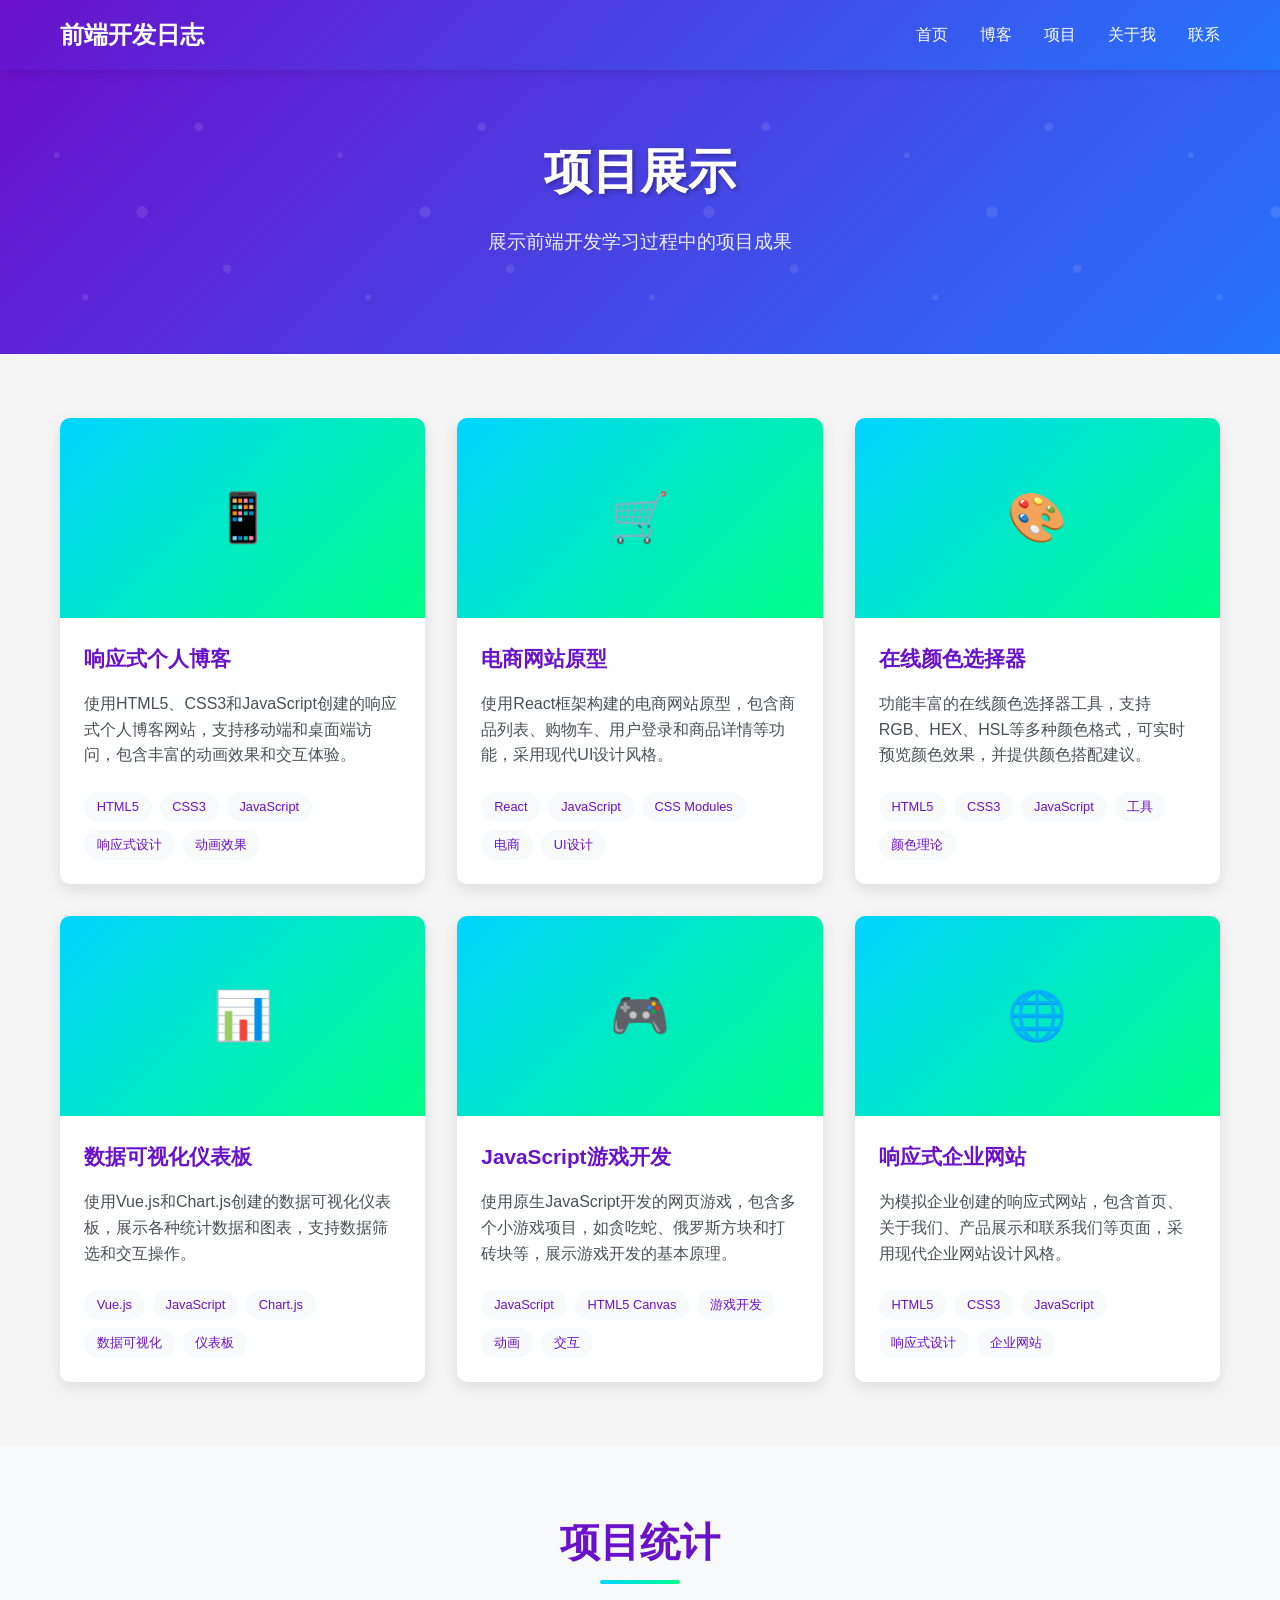
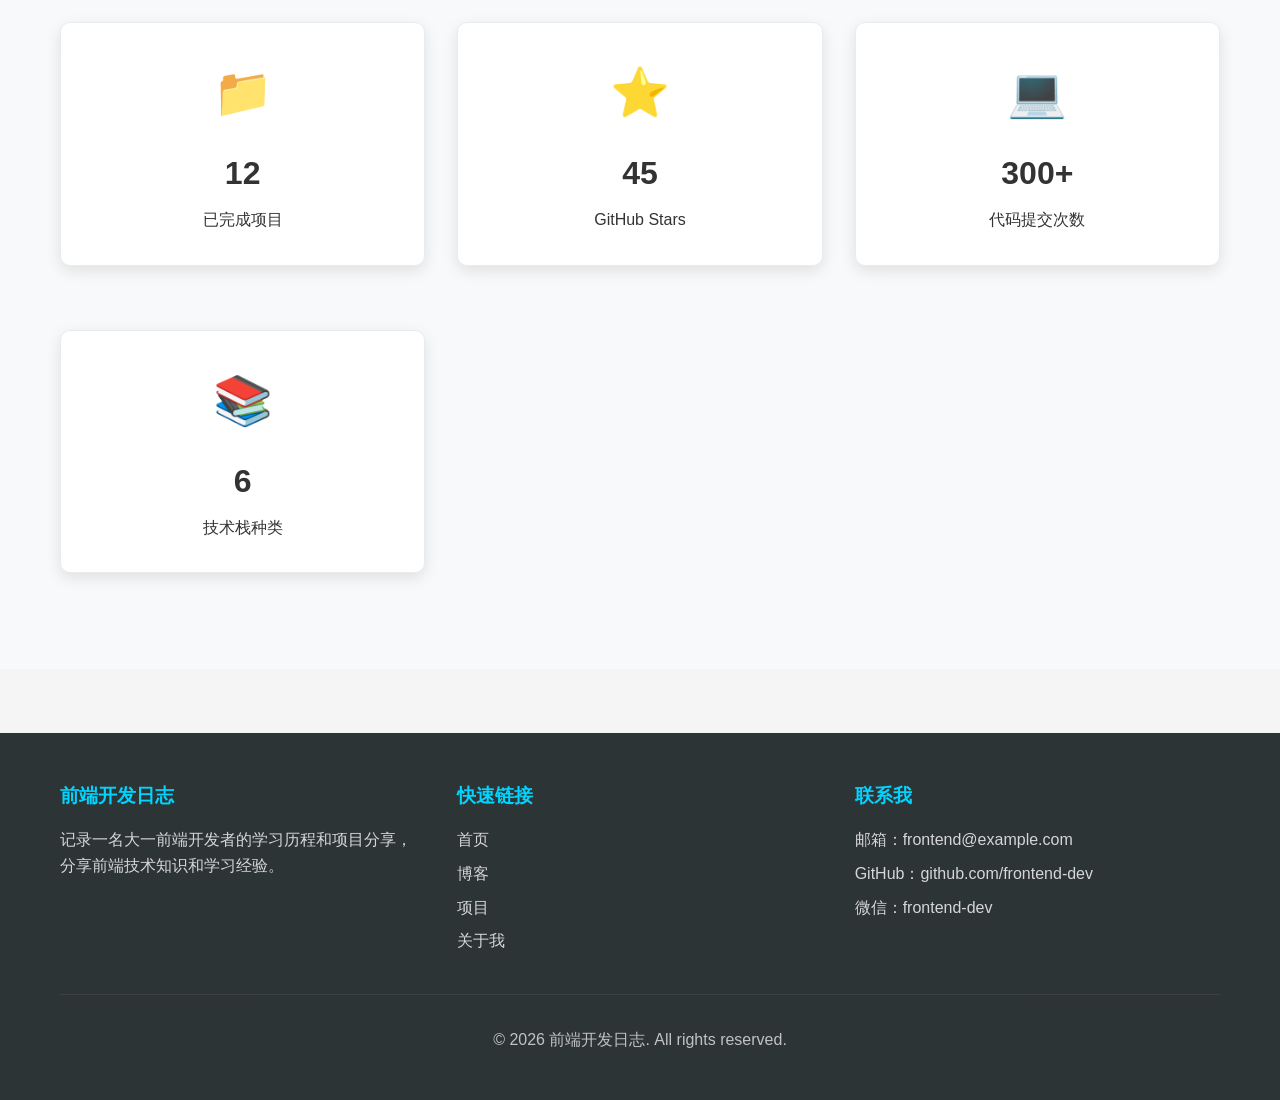
<file: projects.html>
<!DOCTYPE html>
<html lang="zh-CN">
<head>
    <meta charset="UTF-8">
    <meta name="viewport" content="width=device-width, initial-scale=1.0">
    <title>项目展示 - 前端开发日志</title>
    <link rel="stylesheet" href="css/style.css">
</head>
<body>
    <!-- 导航栏 -->
    <nav class="navbar">
        <div class="container">
            <a href="index.html" class="logo">前端开发日志</a>
            <ul class="nav-links">
                <li><a href="index.html">首页</a></li>
                <li><a href="blog.html">博客</a></li>
                <li><a href="projects.html">项目</a></li>
                <li><a href="about.html">关于我</a></li>
                <li><a href="contact.html">联系</a></li>
            </ul>
        </div>
    </nav>

    <!-- 页面标题 -->
    <header class="banner" style="padding: 4rem 0;">
        <div class="container">
            <div class="banner-content">
                <h1>项目展示</h1>
                <p>展示前端开发学习过程中的项目成果</p>
            </div>
        </div>
    </header>

    <!-- 项目列表 -->
    <section class="section">
        <div class="container">
            <div class="grid">
                <div class="project-card scroll-reveal">
                    <div class="project-image">📱</div>
                    <div class="project-info">
                        <h3 class="project-title">响应式个人博客</h3>
                        <p class="project-description">使用HTML5、CSS3和JavaScript创建的响应式个人博客网站，支持移动端和桌面端访问，包含丰富的动画效果和交互体验。</p>
                        <div class="project-tags">
                            <span class="project-tag">HTML5</span>
                            <span class="project-tag">CSS3</span>
                            <span class="project-tag">JavaScript</span>
                            <span class="project-tag">响应式设计</span>
                            <span class="project-tag">动画效果</span>
                        </div>
                    </div>
                </div>
                <div class="project-card scroll-reveal">
                    <div class="project-image">🛒</div>
                    <div class="project-info">
                        <h3 class="project-title">电商网站原型</h3>
                        <p class="project-description">使用React框架构建的电商网站原型，包含商品列表、购物车、用户登录和商品详情等功能，采用现代UI设计风格。</p>
                        <div class="project-tags">
                            <span class="project-tag">React</span>
                            <span class="project-tag">JavaScript</span>
                            <span class="project-tag">CSS Modules</span>
                            <span class="project-tag">电商</span>
                            <span class="project-tag">UI设计</span>
                        </div>
                    </div>
                </div>
                <div class="project-card scroll-reveal">
                    <div class="project-image">🎨</div>
                    <div class="project-info">
                        <h3 class="project-title">在线颜色选择器</h3>
                        <p class="project-description">功能丰富的在线颜色选择器工具，支持RGB、HEX、HSL等多种颜色格式，可实时预览颜色效果，并提供颜色搭配建议。</p>
                        <div class="project-tags">
                            <span class="project-tag">HTML5</span>
                            <span class="project-tag">CSS3</span>
                            <span class="project-tag">JavaScript</span>
                            <span class="project-tag">工具</span>
                            <span class="project-tag">颜色理论</span>
                        </div>
                    </div>
                </div>
                <div class="project-card scroll-reveal">
                    <div class="project-image">📊</div>
                    <div class="project-info">
                        <h3 class="project-title">数据可视化仪表板</h3>
                        <p class="project-description">使用Vue.js和Chart.js创建的数据可视化仪表板，展示各种统计数据和图表，支持数据筛选和交互操作。</p>
                        <div class="project-tags">
                            <span class="project-tag">Vue.js</span>
                            <span class="project-tag">JavaScript</span>
                            <span class="project-tag">Chart.js</span>
                            <span class="project-tag">数据可视化</span>
                            <span class="project-tag">仪表板</span>
                        </div>
                    </div>
                </div>
                <div class="project-card scroll-reveal">
                    <div class="project-image">🎮</div>
                    <div class="project-info">
                        <h3 class="project-title">JavaScript游戏开发</h3>
                        <p class="project-description">使用原生JavaScript开发的网页游戏，包含多个小游戏项目，如贪吃蛇、俄罗斯方块和打砖块等，展示游戏开发的基本原理。</p>
                        <div class="project-tags">
                            <span class="project-tag">JavaScript</span>
                            <span class="project-tag">HTML5 Canvas</span>
                            <span class="project-tag">游戏开发</span>
                            <span class="project-tag">动画</span>
                            <span class="project-tag">交互</span>
                        </div>
                    </div>
                </div>
                <div class="project-card scroll-reveal">
                    <div class="project-image">🌐</div>
                    <div class="project-info">
                        <h3 class="project-title">响应式企业网站</h3>
                        <p class="project-description">为模拟企业创建的响应式网站，包含首页、关于我们、产品展示和联系我们等页面，采用现代企业网站设计风格。</p>
                        <div class="project-tags">
                            <span class="project-tag">HTML5</span>
                            <span class="project-tag">CSS3</span>
                            <span class="project-tag">JavaScript</span>
                            <span class="project-tag">响应式设计</span>
                            <span class="project-tag">企业网站</span>
                        </div>
                    </div>
                </div>
            </div>
        </div>
    </section>

    <!-- 项目统计 -->
    <section class="section" style="background-color: #f8f9fa;">
        <div class="container">
            <h2 class="section-title">项目统计</h2>
            <div class="grid">
                <div class="card scroll-reveal" style="text-align: center;">
                    <div style="font-size: 3rem; margin-bottom: 1rem; color: var(--primary-color);">📁</div>
                    <h3 style="font-size: 2rem; margin-bottom: 0.5rem;">12</h3>
                    <p>已完成项目</p>
                </div>
                <div class="card scroll-reveal" style="text-align: center;">
                    <div style="font-size: 3rem; margin-bottom: 1rem; color: var(--secondary-color);">⭐</div>
                    <h3 style="font-size: 2rem; margin-bottom: 0.5rem;">45</h3>
                    <p>GitHub Stars</p>
                </div>
                <div class="card scroll-reveal" style="text-align: center;">
                    <div style="font-size: 3rem; margin-bottom: 1rem; color: var(--accent-color);">💻</div>
                    <h3 style="font-size: 2rem; margin-bottom: 0.5rem;">300+</h3>
                    <p>代码提交次数</p>
                </div>
                <div class="card scroll-reveal" style="text-align: center;">
                    <div style="font-size: 3rem; margin-bottom: 1rem; color: var(--success-color);">📚</div>
                    <h3 style="font-size: 2rem; margin-bottom: 0.5rem;">6</h3>
                    <p>技术栈种类</p>
                </div>
            </div>
        </div>
    </section>

    <!-- 页脚 -->
    <footer class="footer">
        <div class="container">
            <div class="footer-content">
                <div class="footer-section">
                    <h3>前端开发日志</h3>
                    <p>记录一名大一前端开发者的学习历程和项目分享，分享前端技术知识和学习经验。</p>
                </div>
                <div class="footer-section">
                    <h3>快速链接</h3>
                    <ul>
                        <li><a href="index.html">首页</a></li>
                        <li><a href="blog.html">博客</a></li>
                        <li><a href="projects.html">项目</a></li>
                        <li><a href="about.html">关于我</a></li>
                    </ul>
                </div>
                <div class="footer-section">
                    <h3>联系我</h3>
                    <ul>
                        <li>邮箱：frontend@example.com</li>
                        <li>GitHub：github.com/frontend-dev</li>
                        <li>微信：frontend-dev</li>
                    </ul>
                </div>
            </div>
            <div class="footer-bottom">
                <p>&copy; 2026 前端开发日志. All rights reserved.</p>
            </div>
        </div>
    </footer>

    <!-- JavaScript -->
    <script>
        // 滚动动画
        function revealOnScroll() {
            const reveals = document.querySelectorAll('.scroll-reveal');
            
            for (let i = 0; i < reveals.length; i++) {
                const windowHeight = window.innerHeight;
                const elementTop = reveals[i].getBoundingClientRect().top;
                const elementVisible = 150;
                
                if (elementTop < windowHeight - elementVisible) {
                    reveals[i].classList.add('revealed');
                }
            }
        }
        
        window.addEventListener('scroll', revealOnScroll);
        
        // 页面加载时执行一次
        revealOnScroll();
    </script>
</body>
</html>
</file>
<file: css/style.css>
/* 全局样式重置 */
* {
    margin: 0;
    padding: 0;
    box-sizing: border-box;
}

body {
    font-family: 'Segoe UI', Tahoma, Geneva, Verdana, sans-serif;
    line-height: 1.6;
    color: #333;
    background-color: #f5f5f5;
}

/* 鲜艳的颜色方案 */
:root {
    --primary-color: #6a11cb;
    --secondary-color: #2575fc;
    --accent-color: #00d4ff;
    --success-color: #00ff88;
    --warning-color: #ffd700;
    --danger-color: #ff4757;
    --light-color: #f8f9fa;
    --dark-color: #2d3436;
    --gradient-primary: linear-gradient(135deg, var(--primary-color) 0%, var(--secondary-color) 100%);
    --gradient-secondary: linear-gradient(135deg, var(--accent-color) 0%, var(--success-color) 100%);
    --gradient-tertiary: linear-gradient(135deg, var(--warning-color) 0%, var(--danger-color) 100%);
}

/* 容器样式 */
.container {
    max-width: 1200px;
    margin: 0 auto;
    padding: 0 20px;
}

/* 导航栏样式 */
.navbar {
    background: var(--gradient-primary);
    color: white;
    padding: 1rem 0;
    position: sticky;
    top: 0;
    z-index: 1000;
    box-shadow: 0 2px 10px rgba(0, 0, 0, 0.1);
    transition: all 0.3s ease;
}

.navbar:hover {
    box-shadow: 0 4px 20px rgba(0, 0, 0, 0.2);
}

.navbar .container {
    display: flex;
    justify-content: space-between;
    align-items: center;
}

.logo {
    font-size: 1.5rem;
    font-weight: bold;
    text-decoration: none;
    color: white;
    transition: transform 0.3s ease;
}

.logo:hover {
    transform: scale(1.1);
}

.nav-links {
    display: flex;
    list-style: none;
}

.nav-links li {
    margin-left: 2rem;
}

.nav-links a {
    color: white;
    text-decoration: none;
    font-weight: 500;
    transition: all 0.3s ease;
    position: relative;
}

.nav-links a::after {
    content: '';
    position: absolute;
    bottom: -5px;
    left: 0;
    width: 0;
    height: 2px;
    background-color: var(--accent-color);
    transition: width 0.3s ease;
}

.nav-links a:hover {
    color: var(--accent-color);
}

.nav-links a:hover::after {
    width: 100%;
}

/* 横幅样式 */
.banner {
    background: var(--gradient-primary);
    color: white;
    padding: 6rem 0;
    text-align: center;
    position: relative;
    overflow: hidden;
}

.banner::before {
    content: '';
    position: absolute;
    top: 0;
    left: 0;
    width: 100%;
    height: 100%;
    background: url('data:image/svg+xml,<svg xmlns="http://www.w3.org/2000/svg" viewBox="0 0 100 100"><circle cx="50" cy="50" r="2" fill="rgba(255,255,255,0.1)"/><circle cx="20" cy="30" r="1" fill="rgba(255,255,255,0.1)"/><circle cx="80" cy="70" r="1.5" fill="rgba(255,255,255,0.1)"/><circle cx="30" cy="80" r="1" fill="rgba(255,255,255,0.1)"/><circle cx="70" cy="20" r="1.5" fill="rgba(255,255,255,0.1)"/></svg>');
    animation: float 20s infinite linear;
}

@keyframes float {
    from { transform: translateY(0) translateX(0); }
    to { transform: translateY(-100px) translateX(100px); }
}

.banner-content {
    position: relative;
    z-index: 1;
    animation: fadeInUp 1s ease-out;
}

@keyframes fadeInUp {
    from {
        opacity: 0;
        transform: translateY(30px);
    }
    to {
        opacity: 1;
        transform: translateY(0);
    }
}

.banner h1 {
    font-size: 3rem;
    margin-bottom: 1rem;
    text-shadow: 2px 2px 4px rgba(0, 0, 0, 0.3);
}

.banner p {
    font-size: 1.2rem;
    margin-bottom: 2rem;
    opacity: 0.9;
}

.banner-tags {
    display: flex;
    justify-content: center;
    flex-wrap: wrap;
    gap: 1rem;
}

.tag {
    background-color: rgba(255, 255, 255, 0.2);
    color: white;
    padding: 0.5rem 1rem;
    border-radius: 20px;
    font-size: 0.9rem;
    transition: all 0.3s ease;
    backdrop-filter: blur(10px);
}

.tag:hover {
    background-color: rgba(255, 255, 255, 0.3);
    transform: translateY(-3px);
    box-shadow: 0 5px 15px rgba(0, 0, 0, 0.2);
}

/* 按钮样式 */
.btn {
    display: inline-block;
    padding: 0.8rem 2rem;
    background: var(--gradient-secondary);
    color: white;
    text-decoration: none;
    border-radius: 30px;
    font-weight: 500;
    transition: all 0.3s ease;
    border: none;
    cursor: pointer;
    font-size: 1rem;
}

.btn:hover {
    transform: translateY(-3px);
    box-shadow: 0 10px 20px rgba(0, 0, 0, 0.2);
}

.btn:active {
    transform: translateY(-1px);
}

.btn-outline {
    background: transparent;
    border: 2px solid white;
}

.btn-outline:hover {
    background: white;
    color: var(--primary-color);
}

/* 内容区块样式 */
.section {
    padding: 4rem 0;
}

.section-title {
    text-align: center;
    font-size: 2.5rem;
    margin-bottom: 3rem;
    color: var(--primary-color);
    position: relative;
}

.section-title::after {
    content: '';
    position: absolute;
    bottom: -10px;
    left: 50%;
    transform: translateX(-50%);
    width: 80px;
    height: 4px;
    background: var(--gradient-secondary);
    border-radius: 2px;
}

/* 卡片样式 */
.card {
    background: white;
    border-radius: 10px;
    box-shadow: 0 5px 15px rgba(0, 0, 0, 0.1);
    padding: 2rem;
    margin-bottom: 2rem;
    transition: all 0.3s ease;
    border: 1px solid #e9ecef;
}

.card:hover {
    transform: translateY(-5px);
    box-shadow: 0 10px 30px rgba(0, 0, 0, 0.15);
}

.card-title {
    font-size: 1.5rem;
    margin-bottom: 1rem;
    color: var(--primary-color);
}

.card-date {
    color: #6c757d;
    font-size: 0.9rem;
    margin-bottom: 1rem;
}

.card-content {
    color: #495057;
    margin-bottom: 1.5rem;
}

/* 网格布局 */
.grid {
    display: grid;
    grid-template-columns: repeat(auto-fit, minmax(300px, 1fr));
    gap: 2rem;
}

/* 技能栏样式 */
.skills {
    background: white;
    border-radius: 10px;
    padding: 2rem;
    box-shadow: 0 5px 15px rgba(0, 0, 0, 0.1);
}

.skill {
    margin-bottom: 1.5rem;
}

.skill-name {
    display: flex;
    justify-content: space-between;
    margin-bottom: 0.5rem;
    font-weight: 500;
}

.skill-bar {
    width: 100%;
    height: 10px;
    background-color: #e9ecef;
    border-radius: 5px;
    overflow: hidden;
}

.skill-progress {
    height: 100%;
    background: var(--gradient-primary);
    border-radius: 5px;
    animation: skillProgress 2s ease-out;
}

@keyframes skillProgress {
    from { width: 0; }
    to { width: var(--progress); }
}

/* 项目卡片样式 */
.project-card {
    background: white;
    border-radius: 10px;
    overflow: hidden;
    box-shadow: 0 5px 15px rgba(0, 0, 0, 0.1);
    transition: all 0.3s ease;
}

.project-card:hover {
    transform: translateY(-5px);
    box-shadow: 0 15px 30px rgba(0, 0, 0, 0.2);
}

.project-image {
    height: 200px;
    background: var(--gradient-secondary);
    display: flex;
    align-items: center;
    justify-content: center;
    font-size: 3rem;
    color: white;
    transition: all 0.3s ease;
}

.project-card:hover .project-image {
    background: var(--gradient-primary);
    transform: scale(1.05);
}

.project-info {
    padding: 1.5rem;
}

.project-title {
    font-size: 1.3rem;
    margin-bottom: 1rem;
    color: var(--primary-color);
}

.project-description {
    color: #495057;
    margin-bottom: 1.5rem;
}

.project-tags {
    display: flex;
    flex-wrap: wrap;
    gap: 0.5rem;
}

.project-tag {
    background-color: var(--light-color);
    color: var(--primary-color);
    padding: 0.3rem 0.8rem;
    border-radius: 15px;
    font-size: 0.8rem;
    transition: all 0.3s ease;
}

.project-tag:hover {
    background-color: var(--primary-color);
    color: white;
}

/* 关于我页面样式 */
.about-section {
    background: white;
    border-radius: 10px;
    padding: 3rem;
    box-shadow: 0 5px 15px rgba(0, 0, 0, 0.1);
}

.about-content {
    display: flex;
    flex-direction: column;
    align-items: center;
    text-align: center;
}

.about-image {
    width: 200px;
    height: 200px;
    border-radius: 50%;
    background: var(--gradient-primary);
    display: flex;
    align-items: center;
    justify-content: center;
    font-size: 5rem;
    color: white;
    margin-bottom: 2rem;
    box-shadow: 0 10px 20px rgba(0, 0, 0, 0.1);
    transition: all 0.3s ease;
}

.about-image:hover {
    transform: scale(1.1) rotate(5deg);
    box-shadow: 0 15px 30px rgba(0, 0, 0, 0.2);
}

.about-text {
    max-width: 800px;
    margin-bottom: 2rem;
}

.about-text h2 {
    color: var(--primary-color);
    margin-bottom: 1rem;
}

/* 联系表单样式 */
.contact-form {
    background: white;
    border-radius: 10px;
    padding: 2rem;
    box-shadow: 0 5px 15px rgba(0, 0, 0, 0.1);
}

.form-group {
    margin-bottom: 1.5rem;
}

.form-group label {
    display: block;
    margin-bottom: 0.5rem;
    font-weight: 500;
    color: var(--dark-color);
}

.form-group input,
.form-group textarea {
    width: 100%;
    padding: 0.8rem;
    border: 2px solid #e9ecef;
    border-radius: 5px;
    font-size: 1rem;
    transition: all 0.3s ease;
}

.form-group input:focus,
.form-group textarea:focus {
    outline: none;
    border-color: var(--primary-color);
    box-shadow: 0 0 0 3px rgba(106, 17, 203, 0.1);
}

.form-group textarea {
    resize: vertical;
    min-height: 150px;
}

/* 页脚样式 */
.footer {
    background: var(--dark-color);
    color: white;
    padding: 3rem 0;
    margin-top: 4rem;
}

.footer-content {
    display: grid;
    grid-template-columns: repeat(auto-fit, minmax(250px, 1fr));
    gap: 2rem;
    margin-bottom: 2rem;
}

.footer-section h3 {
    color: var(--accent-color);
    margin-bottom: 1rem;
}

.footer-section p,
.footer-section li {
    opacity: 0.8;
    margin-bottom: 0.5rem;
}

.footer-section ul {
    list-style: none;
}

.footer-section a {
    color: white;
    text-decoration: none;
    transition: color 0.3s ease;
}

.footer-section a:hover {
    color: var(--accent-color);
}

.footer-bottom {
    text-align: center;
    padding-top: 2rem;
    border-top: 1px solid rgba(255, 255, 255, 0.1);
    opacity: 0.7;
}

/* 响应式设计 */
@media (max-width: 768px) {
    .nav-links {
        display: none;
    }
    
    .banner h1 {
        font-size: 2rem;
    }
    
    .banner p {
        font-size: 1rem;
    }
    
    .section-title {
        font-size: 2rem;
    }
    
    .grid {
        grid-template-columns: 1fr;
    }
    
    .about-section {
        padding: 2rem;
    }
}

/* 动画效果 */
.fade-in {
    animation: fadeIn 1s ease-in;
}

@keyframes fadeIn {
    from { opacity: 0; }
    to { opacity: 1; }
}

.slide-in-left {
    animation: slideInLeft 1s ease-out;
}

@keyframes slideInLeft {
    from {
        opacity: 0;
        transform: translateX(-50px);
    }
    to {
        opacity: 1;
        transform: translateX(0);
    }
}

.slide-in-right {
    animation: slideInRight 1s ease-out;
}

@keyframes slideInRight {
    from {
        opacity: 0;
        transform: translateX(50px);
    }
    to {
        opacity: 1;
        transform: translateX(0);
    }
}

/* 滚动动画 */
.scroll-reveal {
    opacity: 0;
    transform: translateY(30px);
    transition: all 0.6s ease;
}

.scroll-reveal.revealed {
    opacity: 1;
    transform: translateY(0);
}

/* 加载动画 */
.loading {
    display: inline-block;
    width: 20px;
    height: 20px;
    border: 3px solid rgba(255, 255, 255, 0.3);
    border-radius: 50%;
    border-top-color: white;
    animation: spin 1s ease-in-out infinite;
}

@keyframes spin {
    to { transform: rotate(360deg); }
}

/* 悬停效果 */
.hover-lift {
    transition: all 0.3s ease;
}

.hover-lift:hover {
    transform: translateY(-3px);
}

.hover-scale {
    transition: all 0.3s ease;
}

.hover-scale:hover {
    transform: scale(1.05);
}

/* 背景动画 */
.background-animation {
    position: relative;
    overflow: hidden;
}

.background-animation::before {
    content: '';
    position: absolute;
    top: -50%;
    left: -50%;
    width: 200%;
    height: 200%;
    background: conic-gradient(from 0deg, transparent, var(--accent-color), transparent);
    animation: rotate 20s linear infinite;
    opacity: 0.1;
}

@keyframes rotate {
    from { transform: rotate(0deg); }
    to { transform: rotate(360deg); }
}
</file>
